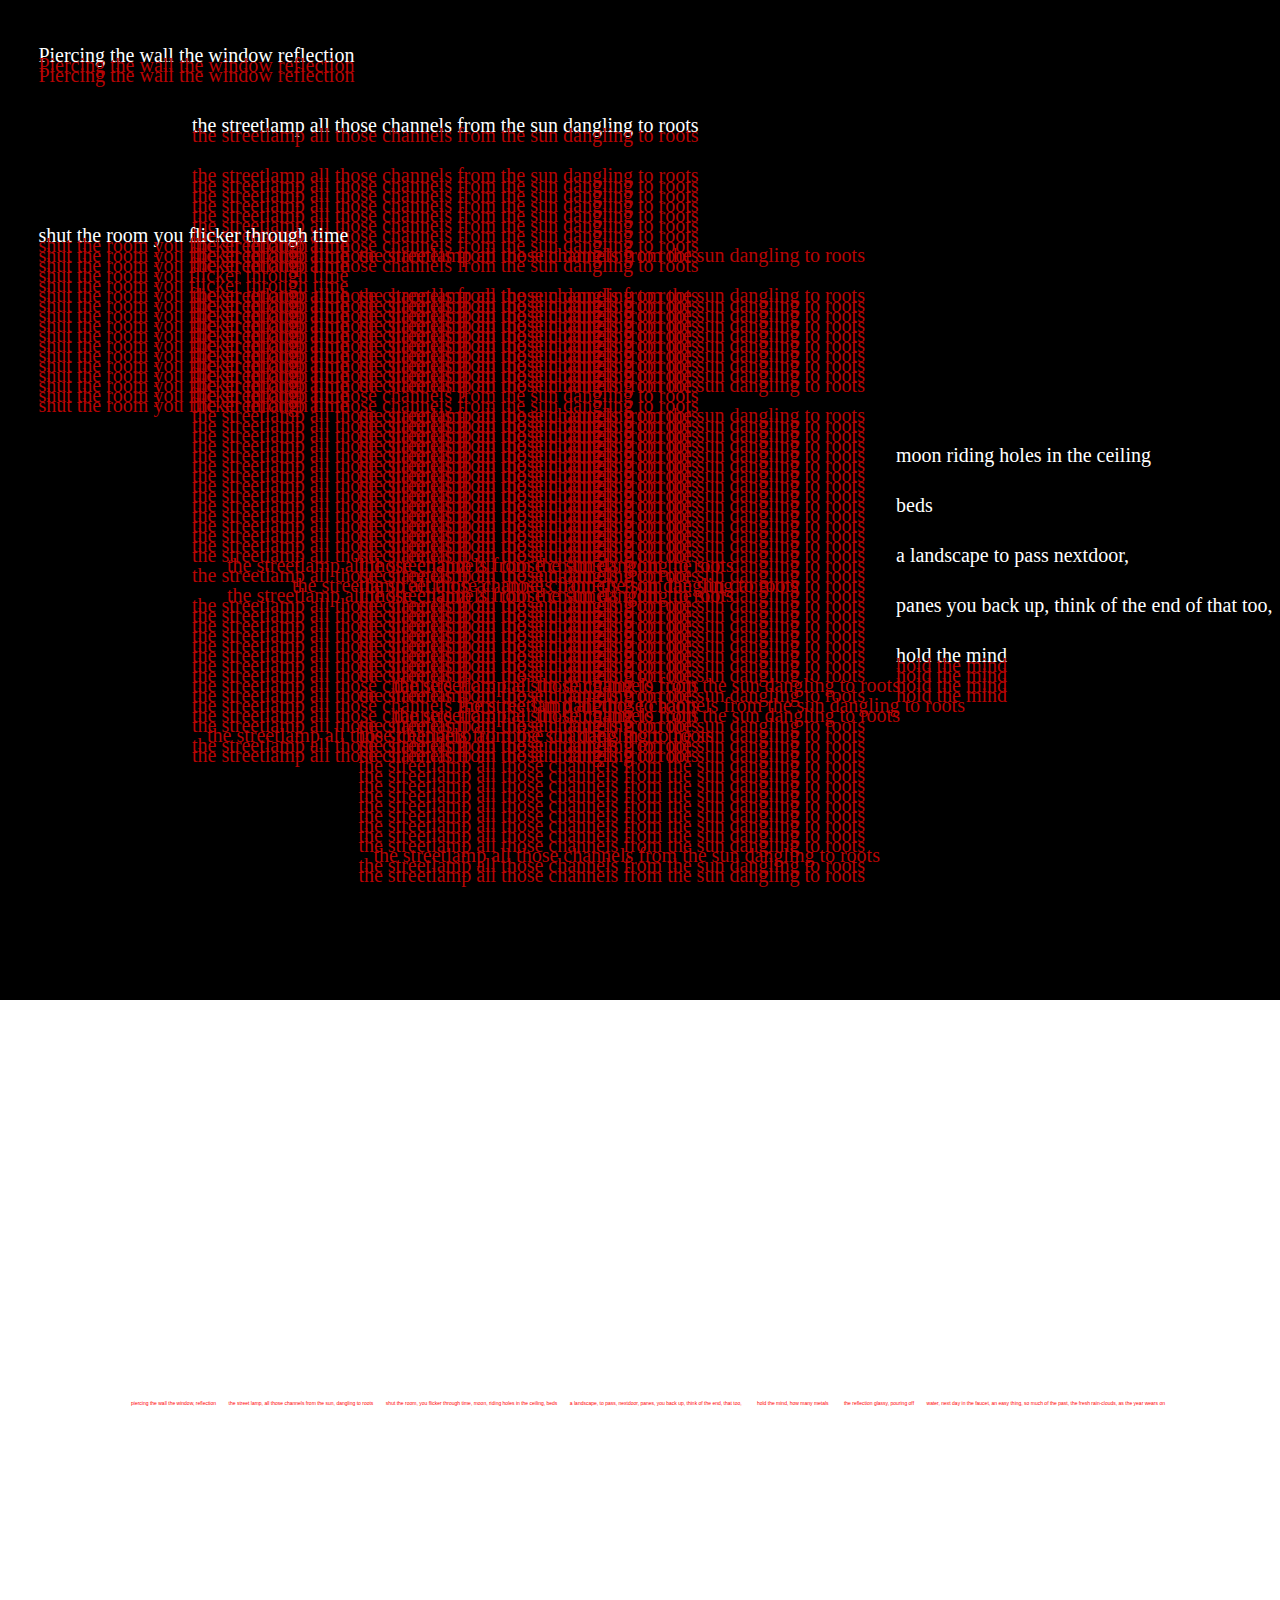
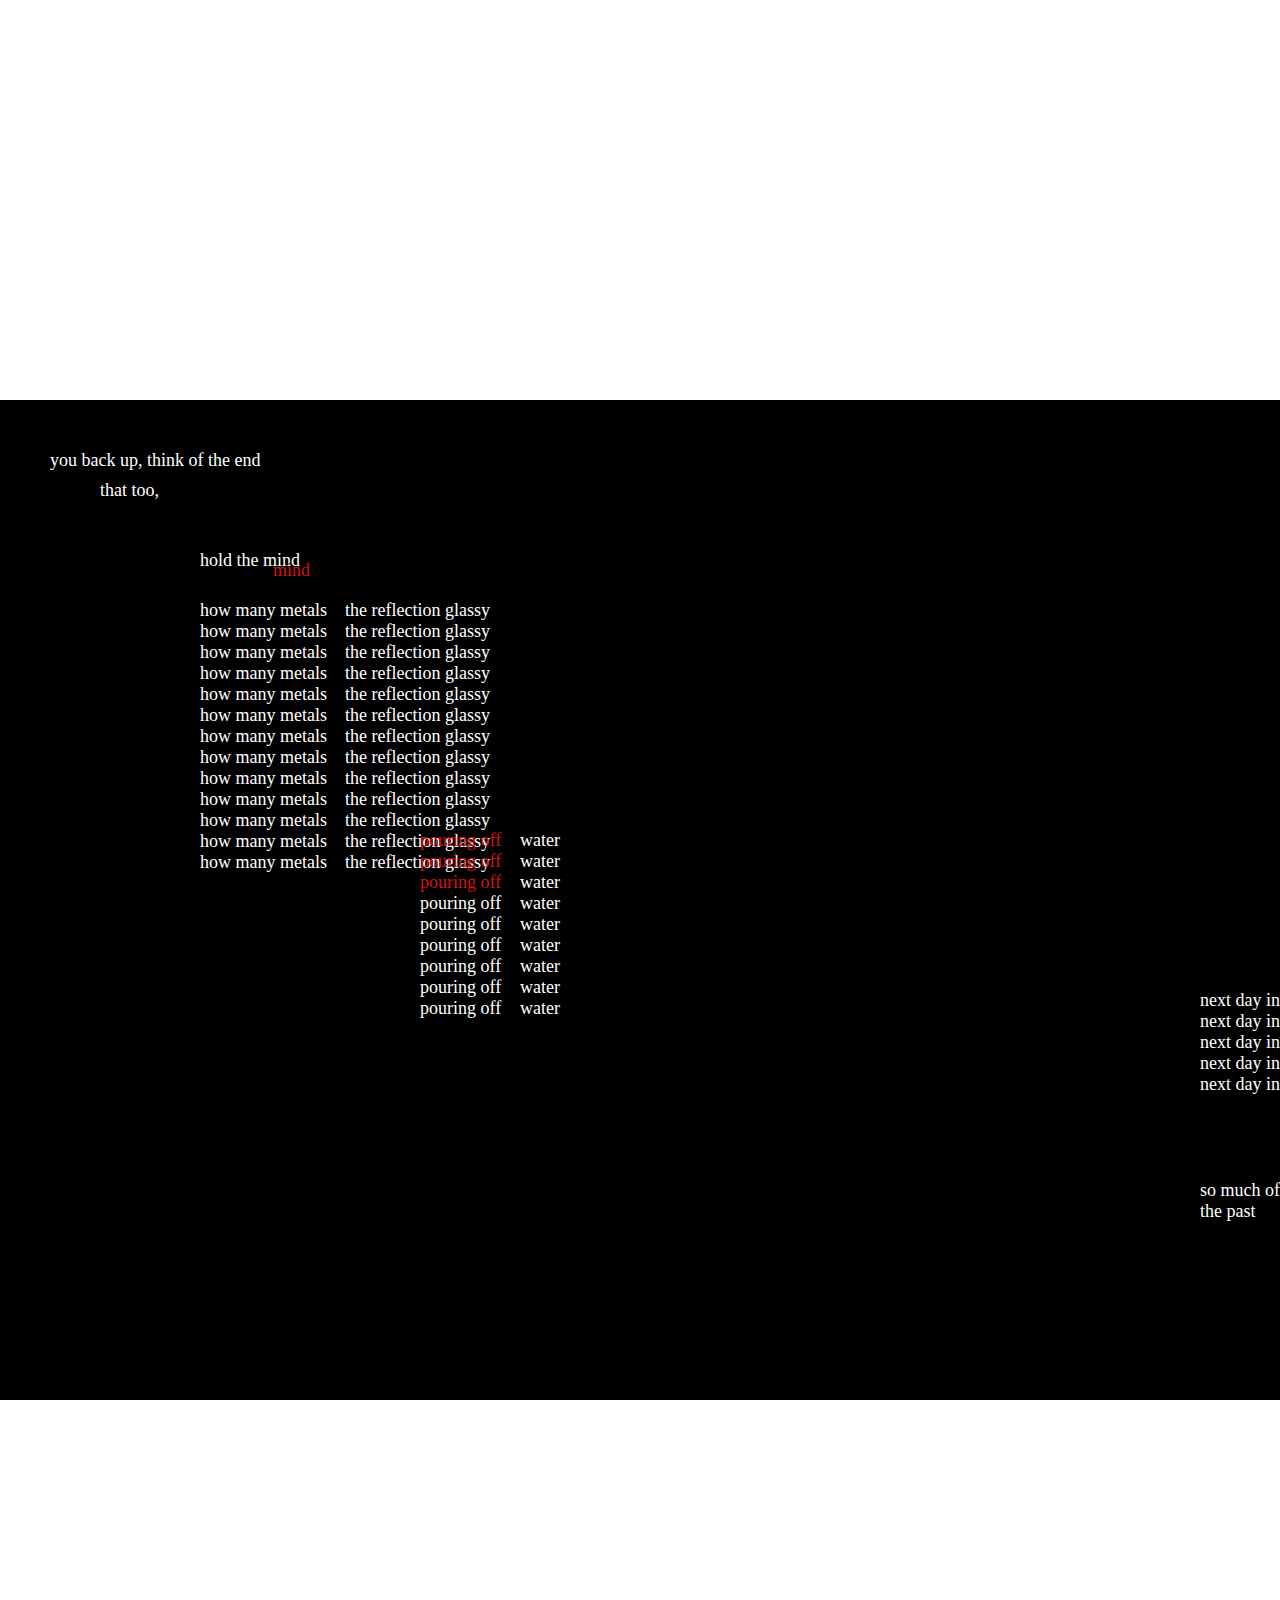
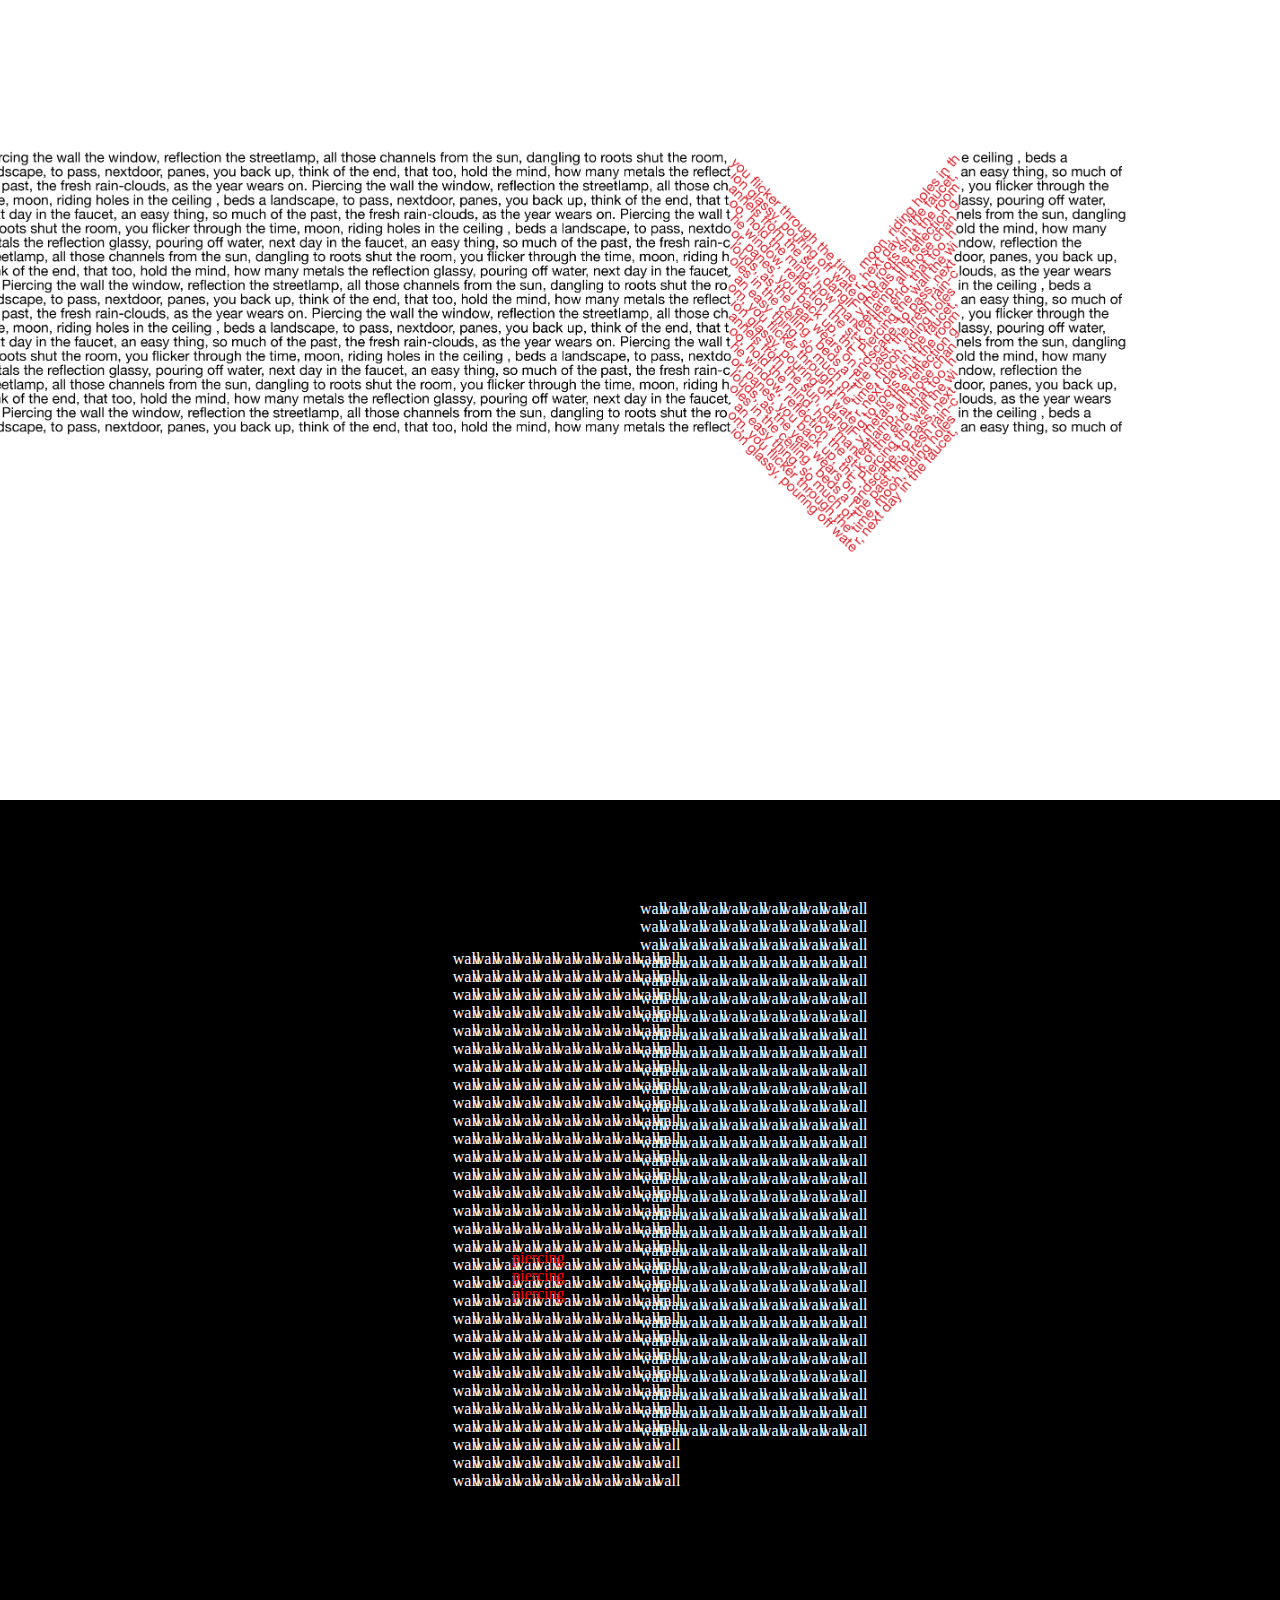
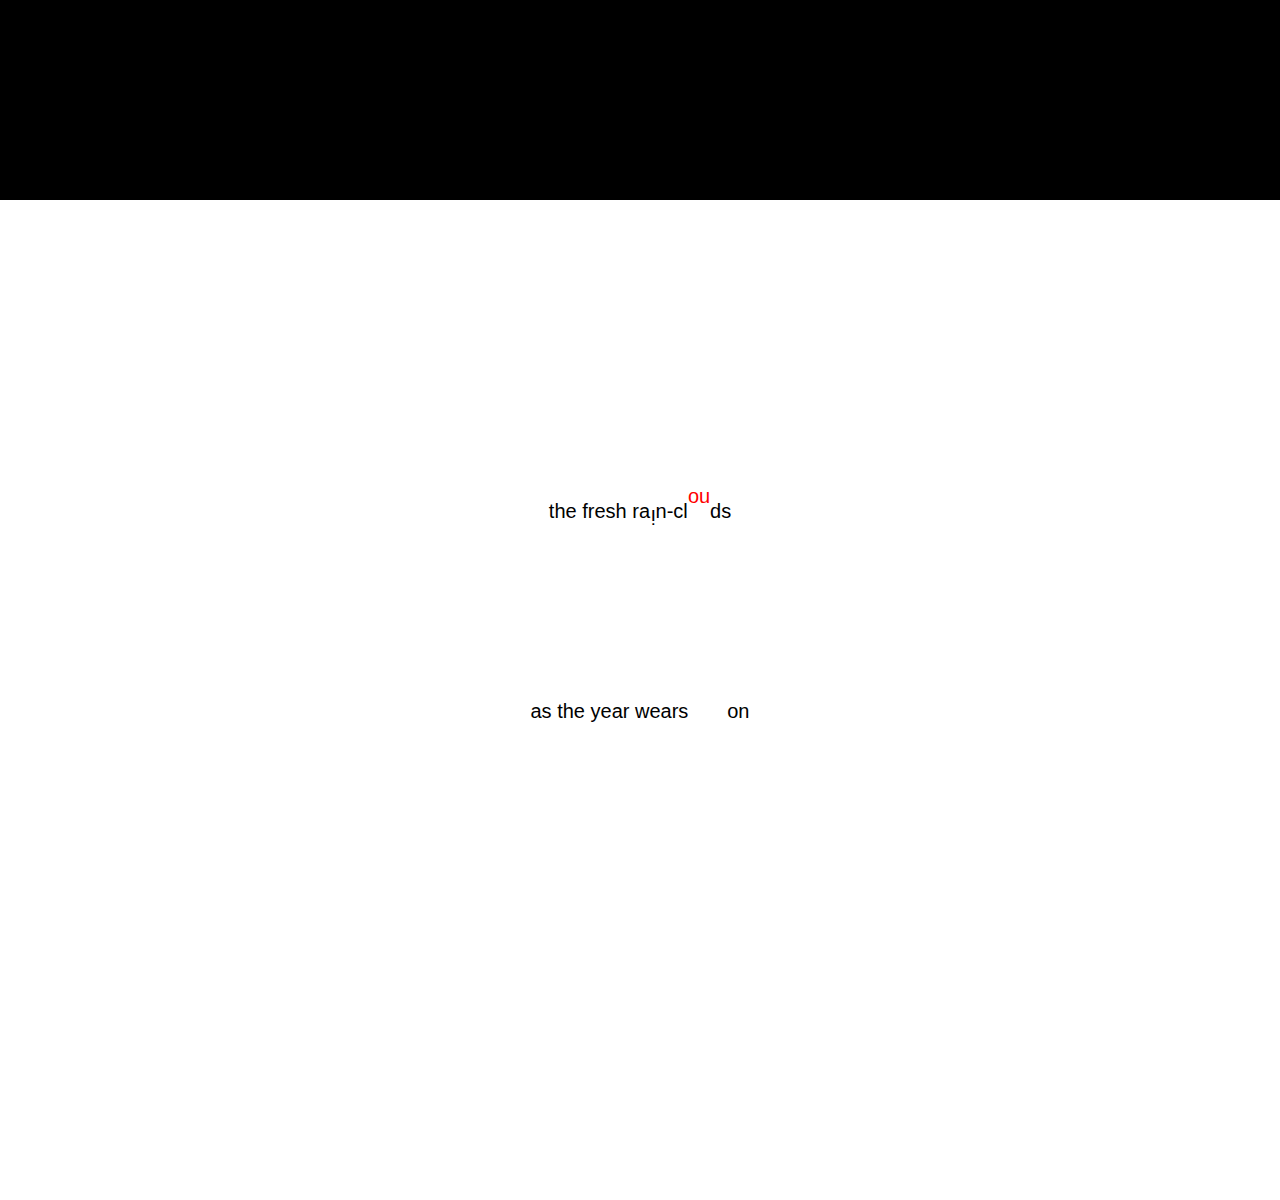
<file: index.html>
<!DOCTYPE html>
<html lang="en" dir="ltr">

<head>
    <meta charset="utf-8">
    <link rel="stylesheet" href="css/index.css">
    <title>TYPESTRACTS</title>
</head>

<body>
    <div class="container1">
        <div class="line1">
            Piercing the wall the window reflection
            <div class="red1">
                Piercing the wall the window reflection <br>
                Piercing the wall the window reflection
            </div>
        </div>

        <div class="line2">
            the streetlamp all those channels from the sun dangling to roots <br>
            <div class="red1">
                the streetlamp all those channels from the sun dangling to roots <br><br><br><br>
                the streetlamp all those channels from the sun dangling to roots <br>
                the streetlamp all those channels from the sun dangling to roots <br>
                the streetlamp all those channels from the sun dangling to roots <br>
                the streetlamp all those channels from the sun dangling to roots <br>
                the streetlamp all those channels from the sun dangling to roots <br>
                the streetlamp all those channels from the sun dangling to roots <br>
                the streetlamp all those channels from the sun dangling to roots <br>
                the streetlamp all those channels from the sun dangling to roots <br>
                the streetlamp all those channels from the sun dangling to roots <br>
                the streetlamp all those channels from the sun dangling to roots <br><br><br>
                the streetlamp all those channels from the sun dangling to roots <br>
                the streetlamp all those channels from the sun dangling to roots <br>
                the streetlamp all those channels from the sun dangling to roots <br>
                the streetlamp all those channels from the sun dangling to roots <br>
                the streetlamp all those channels from the sun dangling to roots <br>
                the streetlamp all those channels from the sun dangling to roots <br>
                the streetlamp all those channels from the sun dangling to roots <br>
                the streetlamp all those channels from the sun dangling to roots <br>
                the streetlamp all those channels from the sun dangling to roots <br>
                the streetlamp all those channels from the sun dangling to roots <br>
                the streetlamp all those channels from the sun dangling to roots <br>
                the streetlamp all those channels from the sun dangling to roots <br>
                the streetlamp all those channels from the sun dangling to roots <br>
                the streetlamp all those channels from the sun dangling to roots <br>
                the streetlamp all those channels from the sun dangling to roots <br>
                the streetlamp all those channels from the sun dangling to roots <br>
                the streetlamp all those channels from the sun dangling to roots <br>
                the streetlamp all those channels from the sun dangling to roots <br>
                the streetlamp all those channels from the sun dangling to roots <br>
                the streetlamp all those channels from the sun dangling to roots <br>
                the streetlamp all those channels from the sun dangling to roots <br>
                the streetlamp all those channels from the sun dangling to roots <br>
                the streetlamp all those channels from the sun dangling to roots <br>
                the streetlamp all those channels from the sun dangling to roots <br>
                the streetlamp all those channels from the sun dangling to roots <br>
                the streetlamp all those channels from the sun dangling to roots <br>
                the streetlamp all those channels from the sun dangling to roots <br>
                &nbsp;&nbsp;&nbsp;&nbsp;&nbsp;&nbsp;&nbsp;the streetlamp all those channels from the sun dangling to roots <br>
                the streetlamp all those channels from the sun dangling to roots <br>
                &nbsp;&nbsp;&nbsp;&nbsp;&nbsp;&nbsp;&nbsp;&nbsp;&nbsp;&nbsp;&nbsp;&nbsp;&nbsp;&nbsp;&nbsp;&nbsp;&nbsp;&nbsp;&nbsp;&nbsp;the streetlamp all those channels from the sun dangling to roots <br>
                &nbsp;&nbsp;&nbsp;&nbsp;&nbsp;&nbsp;&nbsp;the streetlamp all those channels from the sun dangling to roots <br>
                the streetlamp all those channels from the sun dangling to roots <br>
                the streetlamp all those channels from the sun dangling to roots <br>
                the streetlamp all those channels from the sun dangling to roots <br>
                the streetlamp all those channels from the sun dangling to roots <br>
                the streetlamp all those channels from the sun dangling to roots <br>
                the streetlamp all those channels from the sun dangling to roots <br>
                the streetlamp all those channels from the sun dangling to roots <br>
                the streetlamp all those channels from the sun dangling to roots <br>
                the streetlamp all those channels from the sun dangling to roots <br>
                the streetlamp all those channels from the sun dangling to roots <br>
                the streetlamp all those channels from the sun dangling to roots <br>
                the streetlamp all those channels from the sun dangling to roots <br>
                the streetlamp all those channels from the sun dangling to roots <br>
                &nbsp;&nbsp;&nbsp;the streetlamp all those channels from the sun dangling to roots <br>
                the streetlamp all those channels from the sun dangling to roots <br>
                the streetlamp all those channels from the sun dangling to roots <br>

            </div>
        </div>
        <div class="red1" id="back">
            the streetlamp all those channels from the sun dangling to roots <br><br><br><br>
            the streetlamp all those channels from the sun dangling to roots <br>
            the streetlamp all those channels from the sun dangling to roots <br>
            the streetlamp all those channels from the sun dangling to roots <br>
            the streetlamp all those channels from the sun dangling to roots <br>
            the streetlamp all those channels from the sun dangling to roots <br>
            the streetlamp all those channels from the sun dangling to roots <br>
            the streetlamp all those channels from the sun dangling to roots <br>
            the streetlamp all those channels from the sun dangling to roots <br>
            the streetlamp all those channels from the sun dangling to roots <br>
            the streetlamp all those channels from the sun dangling to roots <br><br><br>
            the streetlamp all those channels from the sun dangling to roots <br>
            the streetlamp all those channels from the sun dangling to roots <br>
            the streetlamp all those channels from the sun dangling to roots <br>
            the streetlamp all those channels from the sun dangling to roots <br>
            the streetlamp all those channels from the sun dangling to roots <br>
            the streetlamp all those channels from the sun dangling to roots <br>
            the streetlamp all those channels from the sun dangling to roots <br>
            the streetlamp all those channels from the sun dangling to roots <br>
            the streetlamp all those channels from the sun dangling to roots <br>
            the streetlamp all those channels from the sun dangling to roots <br>
            the streetlamp all those channels from the sun dangling to roots <br>
            the streetlamp all those channels from the sun dangling to roots <br>
            the streetlamp all those channels from the sun dangling to roots <br>
            the streetlamp all those channels from the sun dangling to roots <br>
            the streetlamp all those channels from the sun dangling to roots <br>
            the streetlamp all those channels from the sun dangling to roots <br>
            the streetlamp all those channels from the sun dangling to roots <br>
            the streetlamp all those channels from the sun dangling to roots <br>
            the streetlamp all those channels from the sun dangling to roots <br>
            the streetlamp all those channels from the sun dangling to roots <br>
            the streetlamp all those channels from the sun dangling to roots <br>
            the streetlamp all those channels from the sun dangling to roots <br>
            the streetlamp all those channels from the sun dangling to roots <br>
            the streetlamp all those channels from the sun dangling to roots <br>
            the streetlamp all those channels from the sun dangling to roots <br>
            the streetlamp all those channels from the sun dangling to roots <br>
            the streetlamp all those channels from the sun dangling to roots <br>
            &nbsp;&nbsp;&nbsp;&nbsp;&nbsp;&nbsp;&nbsp;the streetlamp all those channels from the sun dangling to roots <br>
            the streetlamp all those channels from the sun dangling to roots <br>
            &nbsp;&nbsp;&nbsp;&nbsp;&nbsp;&nbsp;&nbsp;&nbsp;&nbsp;&nbsp;&nbsp;&nbsp;&nbsp;&nbsp;&nbsp;&nbsp;&nbsp;&nbsp;&nbsp;&nbsp;the streetlamp all those channels from the sun dangling to roots <br>
            &nbsp;&nbsp;&nbsp;&nbsp;&nbsp;&nbsp;&nbsp;the streetlamp all those channels from the sun dangling to roots <br>
            the streetlamp all those channels from the sun dangling to roots <br>
            the streetlamp all those channels from the sun dangling to roots <br>
            the streetlamp all those channels from the sun dangling to roots <br>
            the streetlamp all those channels from the sun dangling to roots <br>
            the streetlamp all those channels from the sun dangling to roots <br>
            the streetlamp all those channels from the sun dangling to roots <br>
            the streetlamp all those channels from the sun dangling to roots <br>
            the streetlamp all those channels from the sun dangling to roots <br>
            the streetlamp all those channels from the sun dangling to roots <br>
            the streetlamp all those channels from the sun dangling to roots <br>
            the streetlamp all those channels from the sun dangling to roots <br>
            the streetlamp all those channels from the sun dangling to roots <br>
            the streetlamp all those channels from the sun dangling to roots <br>
            &nbsp;&nbsp;&nbsp;the streetlamp all those channels from the sun dangling to roots <br>
            the streetlamp all those channels from the sun dangling to roots <br>
            the streetlamp all those channels from the sun dangling to roots <br>
        </div>

        <div class="line3">
            shut the room you flicker through time <br>
            <div class="red1">
                shut the room you flicker through time <br>
                shut the room you flicker through time <br>
                shut the room you flicker through time <br>
                shut the room you flicker through time <br>
                shut the room you flicker through time <br>
                shut the room you flicker through time <br>
                shut the room you flicker through time <br>
                shut the room you flicker through time <br>
                shut the room you flicker through time <br>
                shut the room you flicker through time <br>
                shut the room you flicker through time <br>
                shut the room you flicker through time <br>
                shut the room you flicker through time <br>
                shut the room you flicker through time <br>
                shut the room you flicker through time <br>
                shut the room you flicker through time <br>
                shut the room you flicker through time <br>
            </div>
        </div>
        <div class="line4">
            moon riding holes in the ceiling
        </div>
        <div class="line5">
            beds
        </div>
        <div class="line6">
            a landscape to pass nextdoor,
        </div>
        <div class="line7">
            panes you back up, think of the end of that too,
        </div>
        <div class="line8">
            hold the mind
            <div class="red1">
                hold the mind <br>
                hold the mind <br>
                hold the mind <br>
                hold the mind
            </div>
        </div>
    </div>


    <div class="container2">
        <div class="poem">
            piercing the wall the window, reflection&nbsp;&nbsp;&nbsp;&nbsp;&nbsp;&nbsp;&nbsp;&nbsp;&nbsp;the street lamp, all those channels from the sun, dangling to roots&nbsp;&nbsp;&nbsp;&nbsp;&nbsp;&nbsp;&nbsp;&nbsp;&nbsp;shut the room,
            you flicker through time, moon, riding holes in the ceiling, beds&nbsp;&nbsp;&nbsp;&nbsp;&nbsp;&nbsp;&nbsp;&nbsp;&nbsp;a landscape, to pass, nextdoor, panes, you back up, think of the end, that too,
            &nbsp;&nbsp;&nbsp;&nbsp;&nbsp;&nbsp;&nbsp;&nbsp;&nbsp; hold the mind, how many metals &nbsp;&nbsp;&nbsp;&nbsp;&nbsp;&nbsp;&nbsp;&nbsp;&nbsp; the reflection glassy, pouring off&nbsp;&nbsp;&nbsp;&nbsp;&nbsp;&nbsp;&nbsp;&nbsp;&nbsp;water,
            next day in the faucet, an easy thing, so much of the past,
            the fresh rain-clouds, as the year wears on
        </div>
    </div>


    <div class="container3">
        <div class="line3a">
            you back up, think of the end
        </div>
        <div class="line3b">
            that too,
        </div>
        <div class="line3c">
            hold the mind
        </div>
        <div class="line3d">
            mind
        </div>
        <div class="line3e">
            how many metals <br> how many metals <br> how many metals <br>
            how many metals <br> how many metals <br> how many metals <br>
            how many metals <br> how many metals <br> how many metals <br>
            how many metals <br> how many metals <br> how many metals <br>
            how many metals
        </div>
        <div class="line3f">
            the reflection glassy <br> the reflection glassy <br> the reflection glassy <br>
            the reflection glassy <br> the reflection glassy <br> the reflection glassy <br>
            the reflection glassy <br> the reflection glassy <br> the reflection glassy <br>
            the reflection glassy <br> the reflection glassy <br> the reflection glassy <br>
            the reflection glassy
        </div>
        <div class="line3g">
            <div class="red3a">
                pouring off <br> pouring off <br> pouring off
            </div>
            pouring off <br> pouring off <br> pouring off <br>
            pouring off <br> pouring off <br> pouring off
        </div>
        <div class="line3h">
            water <br> water <br> water <br> water <br> water <br>
            water <br> water <br> water <br> water <br>
        </div>
        <div class="line3i">
            next day in the faucet, <br> next day in the faucet, <br> next day in the faucet, <br>
            next day in the faucet, <br> next day in the faucet,
        </div>
        <div class="line3j">
            <div class="red3b">
                an easy thing <br> an easy thing <br> an easy thing <br>
                an easy thing <br>
            </div>
            an easy thing
        </div>
        <div class="line3k">
            so much of the past
        </div>

    </div>

    <div class="container4">
        <img src="img/svg.png" alt="">
    </div>

    <div class="container5">

        <div class="section1">
            <div class="box1a">
                wall <br> wall <br> wall <br> wall <br> wall <br>
                wall <br> wall <br> wall <br> wall <br> wall <br>
                wall <br> wall <br> wall <br> wall <br> wall <br>
                wall <br> wall <br> wall <br> wall <br> wall <br>
                wall <br> wall <br> wall <br> wall <br> wall <br>
                wall <br> wall <br> wall <br> wall <br> wall <br>
            </div>
            <div class="box1b">
                wall <br> wall <br> wall <br> wall <br> wall <br>
                wall <br> wall <br> wall <br> wall <br> wall <br>
                wall <br> wall <br> wall <br> wall <br> wall <br>
                wall <br> wall <br> wall <br> wall <br> wall <br>
                wall <br> wall <br> wall <br> wall <br> wall <br>
                wall <br> wall <br> wall <br> wall <br> wall <br>
            </div>
            <div class="box1c">
                wall <br> wall <br> wall <br> wall <br> wall <br>
                wall <br> wall <br> wall <br> wall <br> wall <br>
                wall <br> wall <br> wall <br> wall <br> wall <br>
                wall <br> wall <br> wall <br> wall <br> wall <br>
                wall <br> wall <br> wall <br> wall <br> wall <br>
                wall <br> wall <br> wall <br> wall <br> wall <br>
            </div>
            <div class="box1d">
                wall <br> wall <br> wall <br> wall <br> wall <br>
                wall <br> wall <br> wall <br> wall <br> wall <br>
                wall <br> wall <br> wall <br> wall <br> wall <br>
                wall <br> wall <br> wall <br> wall <br> wall <br>
                wall <br> wall <br> wall <br> wall <br> wall <br>
                wall <br> wall <br> wall <br> wall <br> wall <br>
            </div>
            <div class="box1e">
                wall <br> wall <br> wall <br> wall <br> wall <br>
                wall <br> wall <br> wall <br> wall <br> wall <br>
                wall <br> wall <br> wall <br> wall <br> wall <br>
                wall <br> wall <br> wall <br> wall <br> wall <br>
                wall <br> wall <br> wall <br> wall <br> wall <br>
                wall <br> wall <br> wall <br> wall <br> wall <br>
            </div>
            <div class="box1f">
                wall <br> wall <br> wall <br> wall <br> wall <br>
                wall <br> wall <br> wall <br> wall <br> wall <br>
                wall <br> wall <br> wall <br> wall <br> wall <br>
                wall <br> wall <br> wall <br> wall <br> wall <br>
                wall <br> wall <br> wall <br> wall <br> wall <br>
                wall <br> wall <br> wall <br> wall <br> wall <br>
            </div>
            <div class="box1g">
                wall <br> wall <br> wall <br> wall <br> wall <br>
                wall <br> wall <br> wall <br> wall <br> wall <br>
                wall <br> wall <br> wall <br> wall <br> wall <br>
                wall <br> wall <br> wall <br> wall <br> wall <br>
                wall <br> wall <br> wall <br> wall <br> wall <br>
                wall <br> wall <br> wall <br> wall <br> wall <br>
            </div>
            <div class="box1h">
                wall <br> wall <br> wall <br> wall <br> wall <br>
                wall <br> wall <br> wall <br> wall <br> wall <br>
                wall <br> wall <br> wall <br> wall <br> wall <br>
                wall <br> wall <br> wall <br> wall <br> wall <br>
                wall <br> wall <br> wall <br> wall <br> wall <br>
                wall <br> wall <br> wall <br> wall <br> wall <br>
            </div>
            <div class="box1i">
                wall <br> wall <br> wall <br> wall <br> wall <br>
                wall <br> wall <br> wall <br> wall <br> wall <br>
                wall <br> wall <br> wall <br> wall <br> wall <br>
                wall <br> wall <br> wall <br> wall <br> wall <br>
                wall <br> wall <br> wall <br> wall <br> wall <br>
                wall <br> wall <br> wall <br> wall <br> wall <br>
            </div>
            <div class="box1j">
                wall <br> wall <br> wall <br> wall <br> wall <br>
                wall <br> wall <br> wall <br> wall <br> wall <br>
                wall <br> wall <br> wall <br> wall <br> wall <br>
                wall <br> wall <br> wall <br> wall <br> wall <br>
                wall <br> wall <br> wall <br> wall <br> wall <br>
                wall <br> wall <br> wall <br> wall <br> wall <br>
            </div>
            <div class="box1k">
                wall <br> wall <br> wall <br> wall <br> wall <br>
                wall <br> wall <br> wall <br> wall <br> wall <br>
                wall <br> wall <br> wall <br> wall <br> wall <br>
                wall <br> wall <br> wall <br> wall <br> wall <br>
                wall <br> wall <br> wall <br> wall <br> wall <br>
                wall <br> wall <br> wall <br> wall <br> wall <br>
            </div>
        </div>
        <div class="section2">
            <div class="box2a">
                wall <br> wall <br> wall <br> wall <br> wall <br>
                wall <br> wall <br> wall <br> wall <br> wall <br>
                wall <br> wall <br> wall <br> wall <br> wall <br>
                wall <br> wall <br> wall <br> wall <br> wall <br>
                wall <br> wall <br> wall <br> wall <br> wall <br>
                wall <br> wall <br> wall <br> wall <br> wall <br>
            </div>
            <div class="box2b">
                wall <br> wall <br> wall <br> wall <br> wall <br>
                wall <br> wall <br> wall <br> wall <br> wall <br>
                wall <br> wall <br> wall <br> wall <br> wall <br>
                wall <br> wall <br> wall <br> wall <br> wall <br>
                wall <br> wall <br> wall <br> wall <br> wall <br>
                wall <br> wall <br> wall <br> wall <br> wall <br>
            </div>
            <div class="box2c">
                wall <br> wall <br> wall <br> wall <br> wall <br>
                wall <br> wall <br> wall <br> wall <br> wall <br>
                wall <br> wall <br> wall <br> wall <br> wall <br>
                wall <br> wall <br> wall <br> wall <br> wall <br>
                wall <br> wall <br> wall <br> wall <br> wall <br>
                wall <br> wall <br> wall <br> wall <br> wall <br>
            </div>
            <div class="box2d">
                wall <br> wall <br> wall <br> wall <br> wall <br>
                wall <br> wall <br> wall <br> wall <br> wall <br>
                wall <br> wall <br> wall <br> wall <br> wall <br>
                wall <br> wall <br> wall <br> wall <br> wall <br>
                wall <br> wall <br> wall <br> wall <br> wall <br>
                wall <br> wall <br> wall <br> wall <br> wall <br>
            </div>
            <div class="box2e">
                wall <br> wall <br> wall <br> wall <br> wall <br>
                wall <br> wall <br> wall <br> wall <br> wall <br>
                wall <br> wall <br> wall <br> wall <br> wall <br>
                wall <br> wall <br> wall <br> wall <br> wall <br>
                wall <br> wall <br> wall <br> wall <br> wall <br>
                wall <br> wall <br> wall <br> wall <br> wall <br>
            </div>
            <div class="box2f">
                wall <br> wall <br> wall <br> wall <br> wall <br>
                wall <br> wall <br> wall <br> wall <br> wall <br>
                wall <br> wall <br> wall <br> wall <br> wall <br>
                wall <br> wall <br> wall <br> wall <br> wall <br>
                wall <br> wall <br> wall <br> wall <br> wall <br>
                wall <br> wall <br> wall <br> wall <br> wall <br>
            </div>
            <div class="box2g">
                wall <br> wall <br> wall <br> wall <br> wall <br>
                wall <br> wall <br> wall <br> wall <br> wall <br>
                wall <br> wall <br> wall <br> wall <br> wall <br>
                wall <br> wall <br> wall <br> wall <br> wall <br>
                wall <br> wall <br> wall <br> wall <br> wall <br>
                wall <br> wall <br> wall <br> wall <br> wall <br>
            </div>
            <div class="box2h">
                wall <br> wall <br> wall <br> wall <br> wall <br>
                wall <br> wall <br> wall <br> wall <br> wall <br>
                wall <br> wall <br> wall <br> wall <br> wall <br>
                wall <br> wall <br> wall <br> wall <br> wall <br>
                wall <br> wall <br> wall <br> wall <br> wall <br>
                wall <br> wall <br> wall <br> wall <br> wall <br>
            </div>
            <div class="box2i">
                wall <br> wall <br> wall <br> wall <br> wall <br>
                wall <br> wall <br> wall <br> wall <br> wall <br>
                wall <br> wall <br> wall <br> wall <br> wall <br>
                wall <br> wall <br> wall <br> wall <br> wall <br>
                wall <br> wall <br> wall <br> wall <br> wall <br>
                wall <br> wall <br> wall <br> wall <br> wall <br>
            </div>
            <div class="box2j">
                wall <br> wall <br> wall <br> wall <br> wall <br>
                wall <br> wall <br> wall <br> wall <br> wall <br>
                wall <br> wall <br> wall <br> wall <br> wall <br>
                wall <br> wall <br> wall <br> wall <br> wall <br>
                wall <br> wall <br> wall <br> wall <br> wall <br>
                wall <br> wall <br> wall <br> wall <br> wall <br>
            </div>
            <div class="box2k">
                wall <br> wall <br> wall <br> wall <br> wall <br>
                wall <br> wall <br> wall <br> wall <br> wall <br>
                wall <br> wall <br> wall <br> wall <br> wall <br>
                wall <br> wall <br> wall <br> wall <br> wall <br>
                wall <br> wall <br> wall <br> wall <br> wall <br>
                wall <br> wall <br> wall <br> wall <br> wall <br>
            </div>

        </div>
        <div class="box0">
            piercing <br> piercing <br> piercing
        </div>
    </div>

    <div class="container6">
        <!-- <div class="line6a">
            the fresh ra n-cl&nbsp;&nbsp;&nbsp;&nbsp;ds
        </div>
        <div class="line6b">
            i
        </div> -->
        <div class="again">
            the fresh ra <span id="again2">i</span>n-cl&nbsp;&nbsp;&nbsp; <span id="again">ou</span>ds
        </div>
        <!-- <div class="line6c">
            ou
        </div> -->
        <div class="line6d">
            as the year wears&nbsp;&nbsp;&nbsp;&nbsp;&nbsp;&nbsp;&nbsp;on
        </div>
    </div>
</body>

</html>
</file>
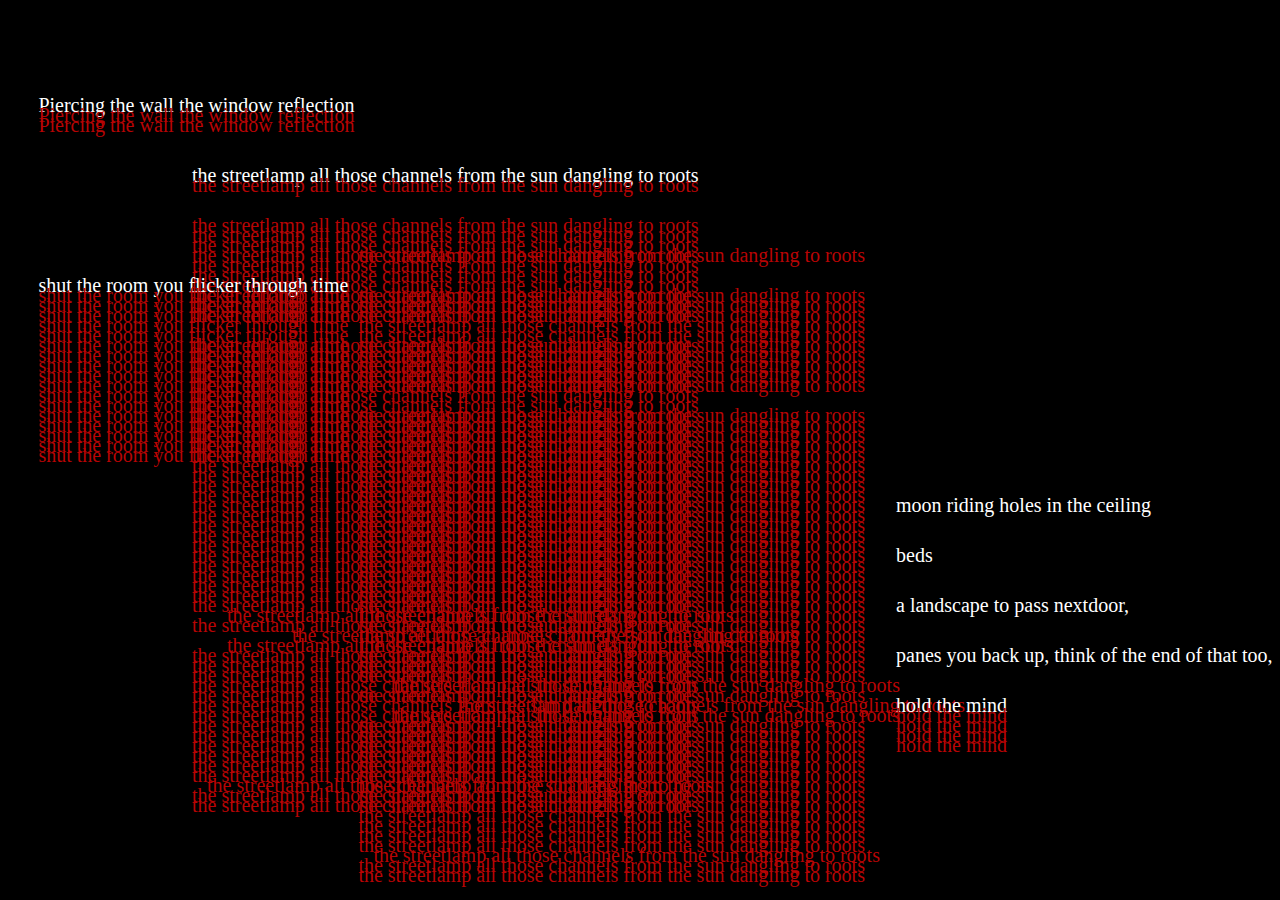
<file: typestract1.html>
<!DOCTYPE html>
<html lang="en" dir="ltr">
    <head>
        <meta charset="utf-8">
        <meta name="viewport" content="width=device-width, initial-scale=1.0">
        <link rel="stylesheet" href="css/typestract1.css">
        <meta http-equiv="X-UA-Compatible" content="ie=edge">
        <title>POEM 1</title>
    </head>
    <body>
        <div class="container">
            <div class="line1">
                Piercing the wall the window reflection
                <div class="red">
                    Piercing the wall the window reflection <br>
                    Piercing the wall the window reflection
                </div>
            </div>

            <div class="line2">
                the streetlamp all those channels from the sun dangling to roots <br>
                <div class="red">
                    the streetlamp all those channels from the sun dangling to roots <br><br><br><br>
                    the streetlamp all those channels from the sun dangling to roots <br>
                    the streetlamp all those channels from the sun dangling to roots <br>
                    the streetlamp all those channels from the sun dangling to roots <br>
                    the streetlamp all those channels from the sun dangling to roots <br>
                    the streetlamp all those channels from the sun dangling to roots <br>
                    the streetlamp all those channels from the sun dangling to roots <br>
                    the streetlamp all those channels from the sun dangling to roots <br>
                    the streetlamp all those channels from the sun dangling to roots <br>
                    the streetlamp all those channels from the sun dangling to roots <br>
                    the streetlamp all those channels from the sun dangling to roots <br><br><br>
                    the streetlamp all those channels from the sun dangling to roots <br>
                    the streetlamp all those channels from the sun dangling to roots <br>
                    the streetlamp all those channels from the sun dangling to roots <br>
                    the streetlamp all those channels from the sun dangling to roots <br>
                    the streetlamp all those channels from the sun dangling to roots <br>
                    the streetlamp all those channels from the sun dangling to roots <br>
                    the streetlamp all those channels from the sun dangling to roots <br>
                    the streetlamp all those channels from the sun dangling to roots <br>
                    the streetlamp all those channels from the sun dangling to roots <br>
                    the streetlamp all those channels from the sun dangling to roots <br>
                    the streetlamp all those channels from the sun dangling to roots <br>
                    the streetlamp all those channels from the sun dangling to roots <br>
                    the streetlamp all those channels from the sun dangling to roots <br>
                    the streetlamp all those channels from the sun dangling to roots <br>
                    the streetlamp all those channels from the sun dangling to roots <br>
                    the streetlamp all those channels from the sun dangling to roots <br>
                    the streetlamp all those channels from the sun dangling to roots <br>
                    the streetlamp all those channels from the sun dangling to roots <br>
                    the streetlamp all those channels from the sun dangling to roots <br>
                    the streetlamp all those channels from the sun dangling to roots <br>
                    the streetlamp all those channels from the sun dangling to roots <br>
                    the streetlamp all those channels from the sun dangling to roots <br>
                    the streetlamp all those channels from the sun dangling to roots <br>
                    the streetlamp all those channels from the sun dangling to roots <br>
                    the streetlamp all those channels from the sun dangling to roots <br>
                    the streetlamp all those channels from the sun dangling to roots <br>
                    the streetlamp all those channels from the sun dangling to roots <br>
                    &nbsp;&nbsp;&nbsp;&nbsp;&nbsp;&nbsp;&nbsp;the streetlamp all those channels from the sun dangling to roots <br>
                    the streetlamp all those channels from the sun dangling to roots <br>
                    &nbsp;&nbsp;&nbsp;&nbsp;&nbsp;&nbsp;&nbsp;&nbsp;&nbsp;&nbsp;&nbsp;&nbsp;&nbsp;&nbsp;&nbsp;&nbsp;&nbsp;&nbsp;&nbsp;&nbsp;the streetlamp all those channels from the sun dangling to roots <br>
                    &nbsp;&nbsp;&nbsp;&nbsp;&nbsp;&nbsp;&nbsp;the streetlamp all those channels from the sun dangling to roots <br>
                    the streetlamp all those channels from the sun dangling to roots <br>
                    the streetlamp all those channels from the sun dangling to roots <br>
                    the streetlamp all those channels from the sun dangling to roots <br>
                    the streetlamp all those channels from the sun dangling to roots <br>
                    the streetlamp all those channels from the sun dangling to roots <br>
                    the streetlamp all those channels from the sun dangling to roots <br>
                    the streetlamp all those channels from the sun dangling to roots <br>
                    the streetlamp all those channels from the sun dangling to roots <br>
                    the streetlamp all those channels from the sun dangling to roots <br>
                    the streetlamp all those channels from the sun dangling to roots <br>
                    the streetlamp all those channels from the sun dangling to roots <br>
                    the streetlamp all those channels from the sun dangling to roots <br>
                    the streetlamp all those channels from the sun dangling to roots <br>
                    &nbsp;&nbsp;&nbsp;the streetlamp all those channels from the sun dangling to roots <br>
                    the streetlamp all those channels from the sun dangling to roots <br>
                    the streetlamp all those channels from the sun dangling to roots <br>

                </div>
            </div>
            <div class="red" id="back">
                the streetlamp all those channels from the sun dangling to roots <br><br><br><br>
                the streetlamp all those channels from the sun dangling to roots <br>
                the streetlamp all those channels from the sun dangling to roots <br>
                the streetlamp all those channels from the sun dangling to roots <br>
                the streetlamp all those channels from the sun dangling to roots <br>
                the streetlamp all those channels from the sun dangling to roots <br>
                the streetlamp all those channels from the sun dangling to roots <br>
                the streetlamp all those channels from the sun dangling to roots <br>
                the streetlamp all those channels from the sun dangling to roots <br>
                the streetlamp all those channels from the sun dangling to roots <br>
                the streetlamp all those channels from the sun dangling to roots <br><br><br>
                the streetlamp all those channels from the sun dangling to roots <br>
                the streetlamp all those channels from the sun dangling to roots <br>
                the streetlamp all those channels from the sun dangling to roots <br>
                the streetlamp all those channels from the sun dangling to roots <br>
                the streetlamp all those channels from the sun dangling to roots <br>
                the streetlamp all those channels from the sun dangling to roots <br>
                the streetlamp all those channels from the sun dangling to roots <br>
                the streetlamp all those channels from the sun dangling to roots <br>
                the streetlamp all those channels from the sun dangling to roots <br>
                the streetlamp all those channels from the sun dangling to roots <br>
                the streetlamp all those channels from the sun dangling to roots <br>
                the streetlamp all those channels from the sun dangling to roots <br>
                the streetlamp all those channels from the sun dangling to roots <br>
                the streetlamp all those channels from the sun dangling to roots <br>
                the streetlamp all those channels from the sun dangling to roots <br>
                the streetlamp all those channels from the sun dangling to roots <br>
                the streetlamp all those channels from the sun dangling to roots <br>
                the streetlamp all those channels from the sun dangling to roots <br>
                the streetlamp all those channels from the sun dangling to roots <br>
                the streetlamp all those channels from the sun dangling to roots <br>
                the streetlamp all those channels from the sun dangling to roots <br>
                the streetlamp all those channels from the sun dangling to roots <br>
                the streetlamp all those channels from the sun dangling to roots <br>
                the streetlamp all those channels from the sun dangling to roots <br>
                the streetlamp all those channels from the sun dangling to roots <br>
                the streetlamp all those channels from the sun dangling to roots <br>
                the streetlamp all those channels from the sun dangling to roots <br>
                &nbsp;&nbsp;&nbsp;&nbsp;&nbsp;&nbsp;&nbsp;the streetlamp all those channels from the sun dangling to roots <br>
                the streetlamp all those channels from the sun dangling to roots <br>
                &nbsp;&nbsp;&nbsp;&nbsp;&nbsp;&nbsp;&nbsp;&nbsp;&nbsp;&nbsp;&nbsp;&nbsp;&nbsp;&nbsp;&nbsp;&nbsp;&nbsp;&nbsp;&nbsp;&nbsp;the streetlamp all those channels from the sun dangling to roots <br>
                &nbsp;&nbsp;&nbsp;&nbsp;&nbsp;&nbsp;&nbsp;the streetlamp all those channels from the sun dangling to roots <br>
                the streetlamp all those channels from the sun dangling to roots <br>
                the streetlamp all those channels from the sun dangling to roots <br>
                the streetlamp all those channels from the sun dangling to roots <br>
                the streetlamp all those channels from the sun dangling to roots <br>
                the streetlamp all those channels from the sun dangling to roots <br>
                the streetlamp all those channels from the sun dangling to roots <br>
                the streetlamp all those channels from the sun dangling to roots <br>
                the streetlamp all those channels from the sun dangling to roots <br>
                the streetlamp all those channels from the sun dangling to roots <br>
                the streetlamp all those channels from the sun dangling to roots <br>
                the streetlamp all those channels from the sun dangling to roots <br>
                the streetlamp all those channels from the sun dangling to roots <br>
                the streetlamp all those channels from the sun dangling to roots <br>
                &nbsp;&nbsp;&nbsp;the streetlamp all those channels from the sun dangling to roots <br>
                the streetlamp all those channels from the sun dangling to roots <br>
                the streetlamp all those channels from the sun dangling to roots <br>
            </div>

            <div class="line3">
                shut the room you flicker through time <br>
                <div class="red">
                    shut the room you flicker through time <br>
                    shut the room you flicker through time <br>
                    shut the room you flicker through time <br>
                    shut the room you flicker through time <br>
                    shut the room you flicker through time <br>
                    shut the room you flicker through time <br>
                    shut the room you flicker through time <br>
                    shut the room you flicker through time <br>
                    shut the room you flicker through time <br>
                    shut the room you flicker through time <br>
                    shut the room you flicker through time <br>
                    shut the room you flicker through time <br>
                    shut the room you flicker through time <br>
                    shut the room you flicker through time <br>
                    shut the room you flicker through time <br>
                    shut the room you flicker through time <br>
                    shut the room you flicker through time <br>
                </div>
            </div>
            <div class="line4">
                moon riding holes in the ceiling
            </div>
            <div class="line5">
                beds
            </div>
            <div class="line6">
                a landscape to pass nextdoor,
            </div>
            <div class="line7">
                panes you back up, think of the end of that too,
            </div>
            <div class="line8">
                hold the mind
                <div class="red">
                    hold the mind <br>
                    hold the mind <br>
                    hold the mind <br>
                    hold the mind
                </div>
            </div>

        </div>
    </body>
</html>
</file>
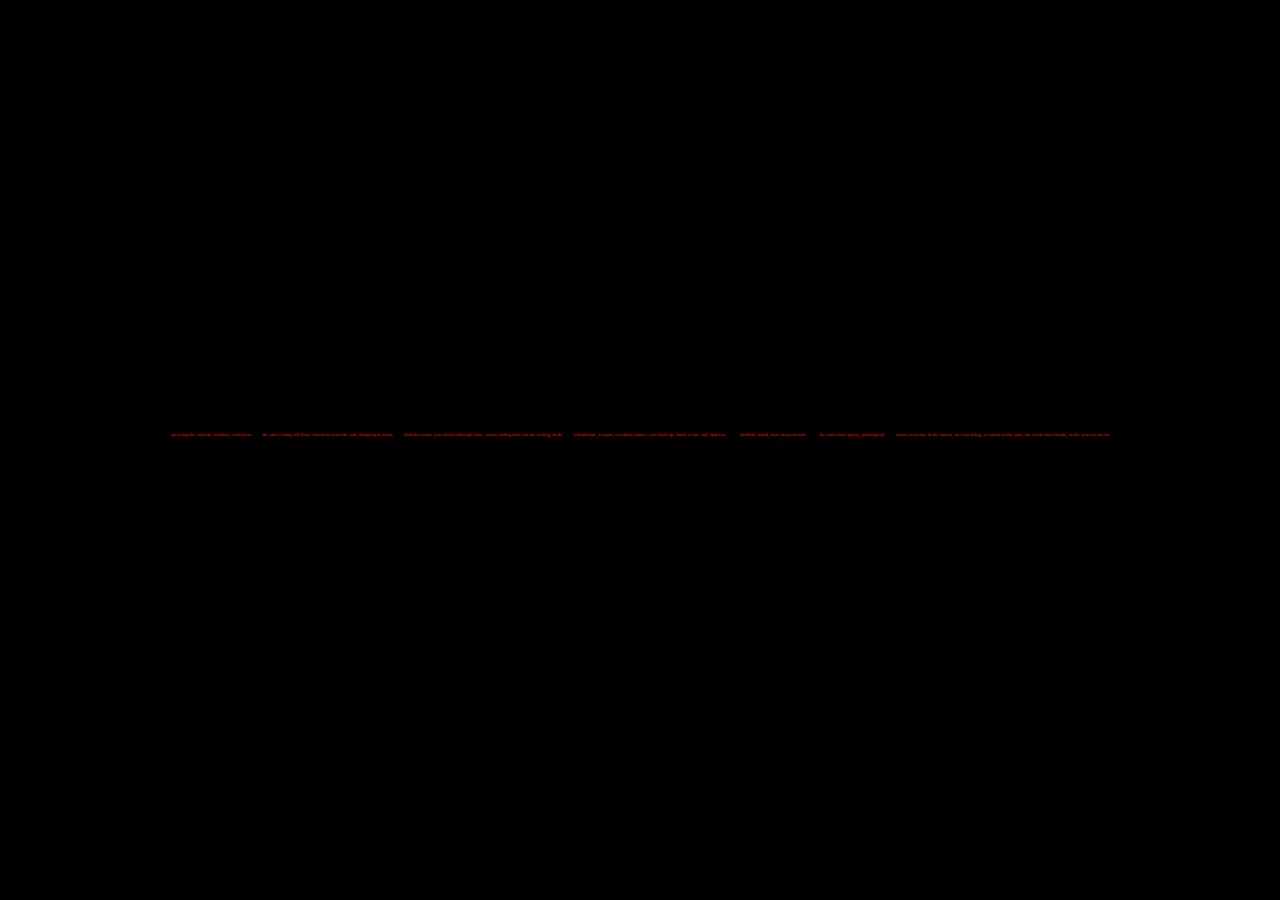
<file: typestract2.html>
<!DOCTYPE html>
<html lang="en" dir="ltr">
    <head>
        <meta charset="utf-8">
        <meta name="viewport" content="width=device-width, initial-scale=1.0">
        <link rel="stylesheet" href="css/typestract2.css">
        <meta http-equiv="X-UA-Compatible" content="ie=edge">
        <title>POEM 2</title>
    </head>
    <body>
        <div class="container">
            <div class="poem">
                piercing the wall the window, reflection&nbsp;&nbsp;&nbsp;&nbsp;&nbsp;&nbsp;&nbsp;&nbsp;&nbsp;the street lamp, all those channels from the sun, dangling to roots&nbsp;&nbsp;&nbsp;&nbsp;&nbsp;&nbsp;&nbsp;&nbsp;&nbsp;shut the room,
                you flicker through time, moon, riding holes in the ceiling, beds&nbsp;&nbsp;&nbsp;&nbsp;&nbsp;&nbsp;&nbsp;&nbsp;&nbsp;a landscape, to pass, nextdoor, panes, you back up, think of the end, that too,
                &nbsp;&nbsp;&nbsp;&nbsp;&nbsp;&nbsp;&nbsp;&nbsp;&nbsp; hold the mind, how many metals &nbsp;&nbsp;&nbsp;&nbsp;&nbsp;&nbsp;&nbsp;&nbsp;&nbsp; the reflection glassy, pouring off&nbsp;&nbsp;&nbsp;&nbsp;&nbsp;&nbsp;&nbsp;&nbsp;&nbsp;water, next day in the faucet, an easy thing, so much of the past,
                the fresh rain-clouds, as the year wears on
            </div>
            <!-- <div class="line1">
                Piercing the wall the window
            </div>
            <div class="line2">
                reflection the streetlamp
            </div>
            <div class="line3">
                all those channels from the sun
            </div>
            <div class="line4">
                dangling to roots shut the room
            </div>
            <div class="line5">
                you flicker through time
            </div>
            <div class="line6">
                moon
            </div>
            <div class="line7">
                riding holes in the ceiling
            </div>
            <div class="line8">
                beds a landscape
            </div>
            <div class="line9">
                to pass
            </div>
            <div class="line10">
                nextdoor, panes
            </div>
            <div class="line11">
                you back up, think of the end
            </div>
            <div class="line12">
                of that too, hold the mind
            </div>
            <div class="line13">
                how many metals	 the reflection glassy
            </div>
            <div class="line14">
                pouring off water
            </div>
            <div class="line15">
                next day in the facuet,
            </div>
            <div class="line16">
                an easy thing
            </div>
            <div class="line17">
                so much of the past
            </div>
            <div class="line18">
                the fresh rain-clouds
            </div>
            <div class="line19">
                as the year wears on
            </div> -->
        </div>
    </body>
</html>
</file>
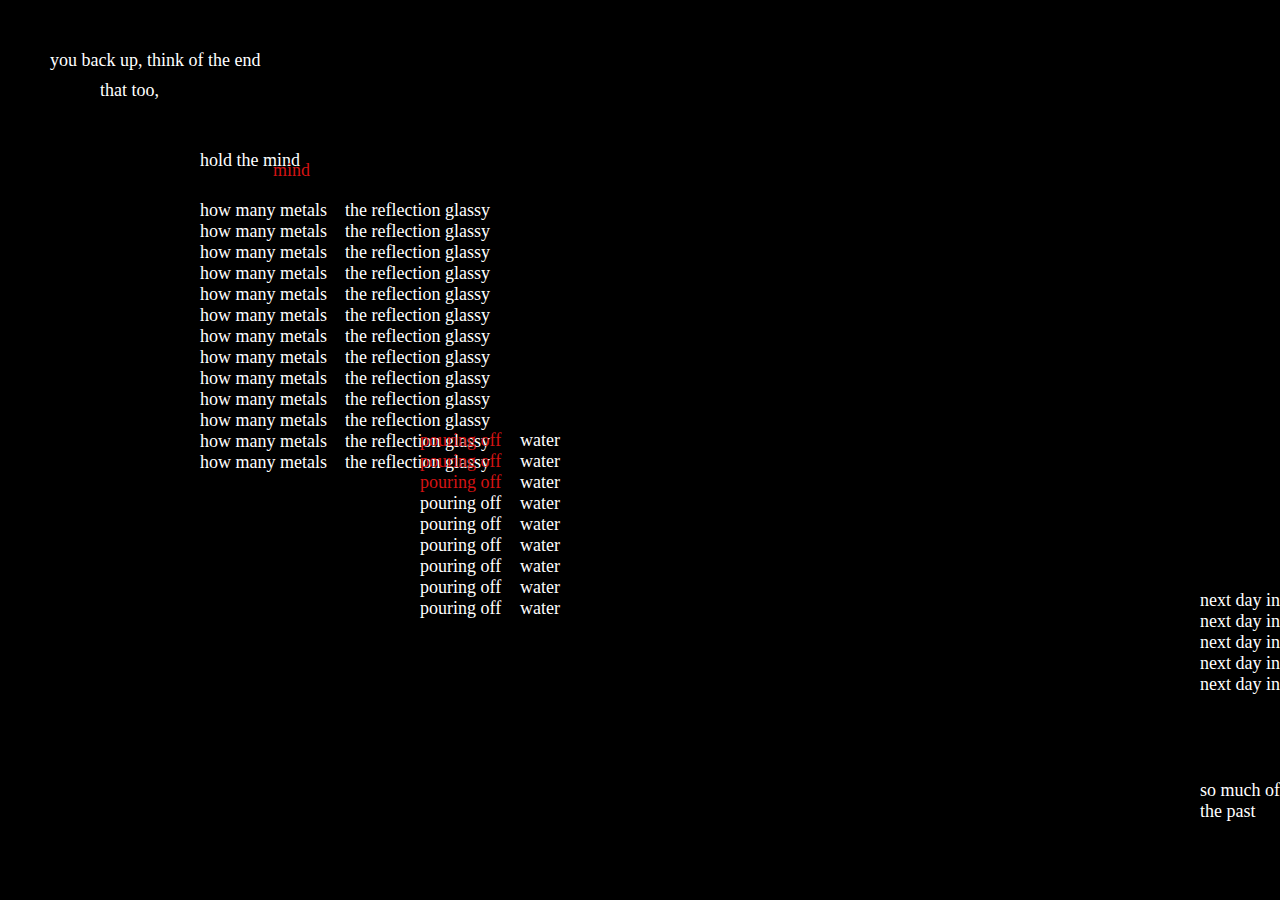
<file: typestract3.html>
<!DOCTYPE html>
<html lang="en" dir="ltr">
    <head>
        <meta charset="utf-8">
        <meta name="viewport" content="width=device-width, initial-scale=1.0">
        <link rel="stylesheet" href="css/typestract3.css">
        <meta http-equiv="X-UA-Compatible" content="ie=edge">
        <title>POEM 3</title>
    </head>
    <body>
        <div class="container">
            <div class="line1">
                you back up, think of the end
            </div>
            <div class="line2">
                that too,
            </div>
            <div class="line3">
                hold the mind
            </div>
            <div class="line4">
                mind
            </div>
            <div class="line5">
                how many metals <br> how many metals <br> how many metals <br>
                how many metals <br> how many metals <br> how many metals <br>
                how many metals <br> how many metals <br> how many metals <br>
                how many metals <br> how many metals <br> how many metals <br>
                how many metals
            </div>
            <div class="line6">
                the reflection glassy <br> the reflection glassy <br> the reflection glassy <br>
                the reflection glassy <br> the reflection glassy <br> the reflection glassy <br>
                the reflection glassy <br> the reflection glassy <br> the reflection glassy <br>
                the reflection glassy <br> the reflection glassy <br> the reflection glassy <br>
                the reflection glassy
            </div>
            <div class="line7">
                <div class="red1">
                    pouring off <br> pouring off <br> pouring off
                </div>
                pouring off <br> pouring off <br> pouring off <br>
                pouring off <br> pouring off <br> pouring off
            </div>
            <div class="line8">
                water <br> water <br> water <br> water <br> water <br>
                water <br> water <br> water <br> water <br>
            </div>
            <div class="line9">
                next day in the faucet, <br> next day in the faucet, <br> next day in the faucet, <br>
                next day in the faucet, <br> next day in the faucet,
            </div>
            <div class="line10">
                <div class="red2">
                    an easy thing <br> an easy thing <br> an easy thing <br>
                    an easy thing <br>
                </div>
                an easy thing
            </div>
            <div class="line11">
                so much of the past
            </div>
        </div>
    </body>
</html>
</file>
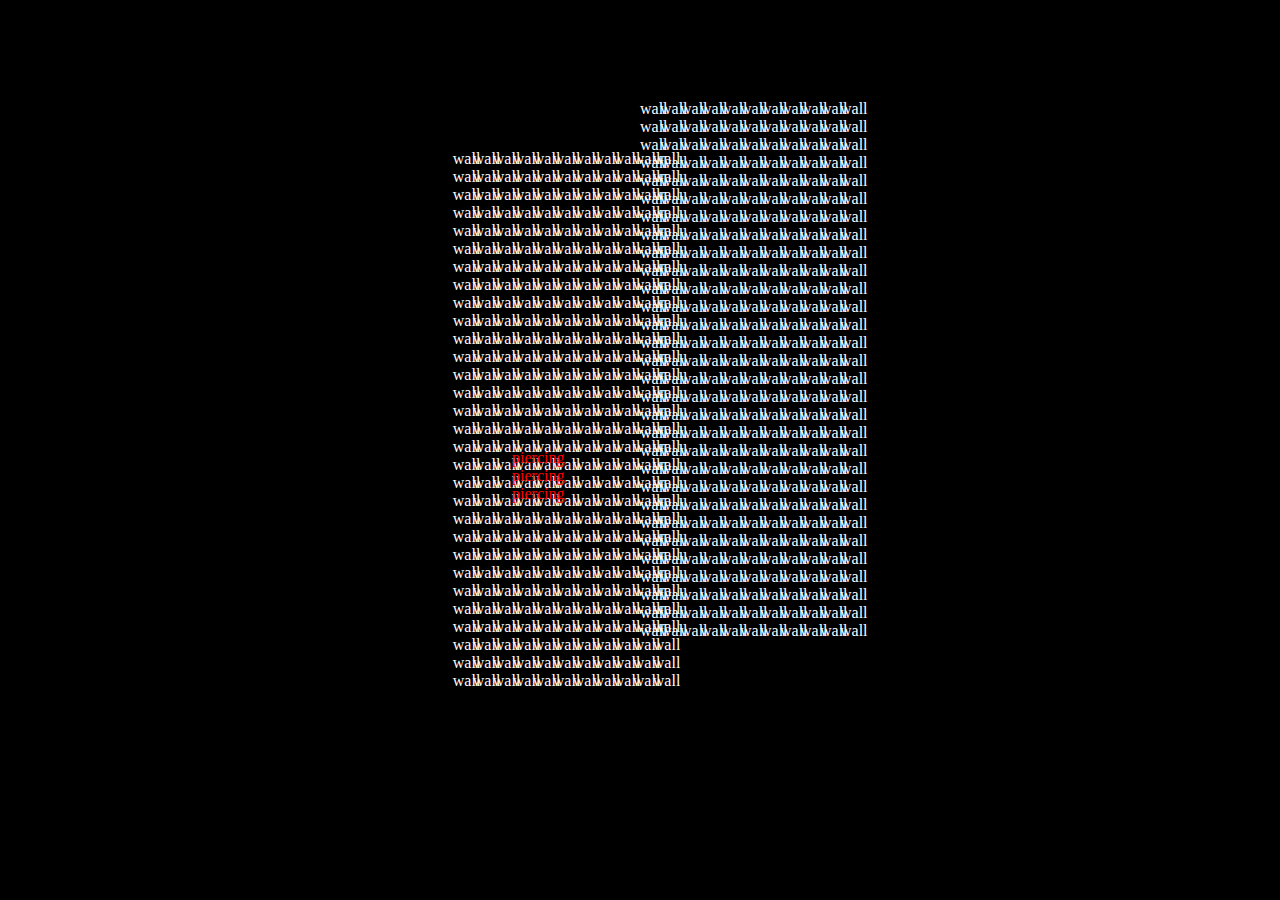
<file: typestract4.html>
<!DOCTYPE html>
<html lang="en" dir="ltr">
    <head>
        <meta charset="utf-8">
        <link rel="stylesheet" href="css/typestract4.css">
        <meta name="viewport" content="width=device-width, initial-scale=1.0">
        <meta http-equiv="X-UA-Compatible" content="ie=edge">
        <title>POEM 4</title>
    </head>
    <body>
        <div class="container">

            <div class="section1">
                <div class="box1a">
                    wall <br> wall <br> wall <br> wall <br> wall <br>
                    wall <br> wall <br> wall <br> wall <br> wall <br>
                    wall <br> wall <br> wall <br> wall <br> wall <br>
                    wall <br> wall <br> wall <br> wall <br> wall <br>
                    wall <br> wall <br> wall <br> wall <br> wall <br>
                    wall <br> wall <br> wall <br> wall <br> wall <br>
                </div>
                <div class="box1b">
                    wall <br> wall <br> wall <br> wall <br> wall <br>
                    wall <br> wall <br> wall <br> wall <br> wall <br>
                    wall <br> wall <br> wall <br> wall <br> wall <br>
                    wall <br> wall <br> wall <br> wall <br> wall <br>
                    wall <br> wall <br> wall <br> wall <br> wall <br>
                    wall <br> wall <br> wall <br> wall <br> wall <br>
                </div>
                <div class="box1c">
                    wall <br> wall <br> wall <br> wall <br> wall <br>
                    wall <br> wall <br> wall <br> wall <br> wall <br>
                    wall <br> wall <br> wall <br> wall <br> wall <br>
                    wall <br> wall <br> wall <br> wall <br> wall <br>
                    wall <br> wall <br> wall <br> wall <br> wall <br>
                    wall <br> wall <br> wall <br> wall <br> wall <br>
                </div>
                <div class="box1d">
                    wall <br> wall <br> wall <br> wall <br> wall <br>
                    wall <br> wall <br> wall <br> wall <br> wall <br>
                    wall <br> wall <br> wall <br> wall <br> wall <br>
                    wall <br> wall <br> wall <br> wall <br> wall <br>
                    wall <br> wall <br> wall <br> wall <br> wall <br>
                    wall <br> wall <br> wall <br> wall <br> wall <br>
                </div>
                <div class="box1e">
                    wall <br> wall <br> wall <br> wall <br> wall <br>
                    wall <br> wall <br> wall <br> wall <br> wall <br>
                    wall <br> wall <br> wall <br> wall <br> wall <br>
                    wall <br> wall <br> wall <br> wall <br> wall <br>
                    wall <br> wall <br> wall <br> wall <br> wall <br>
                    wall <br> wall <br> wall <br> wall <br> wall <br>
                </div>
                <div class="box1f">
                    wall <br> wall <br> wall <br> wall <br> wall <br>
                    wall <br> wall <br> wall <br> wall <br> wall <br>
                    wall <br> wall <br> wall <br> wall <br> wall <br>
                    wall <br> wall <br> wall <br> wall <br> wall <br>
                    wall <br> wall <br> wall <br> wall <br> wall <br>
                    wall <br> wall <br> wall <br> wall <br> wall <br>
                </div>
                <div class="box1g">
                    wall <br> wall <br> wall <br> wall <br> wall <br>
                    wall <br> wall <br> wall <br> wall <br> wall <br>
                    wall <br> wall <br> wall <br> wall <br> wall <br>
                    wall <br> wall <br> wall <br> wall <br> wall <br>
                    wall <br> wall <br> wall <br> wall <br> wall <br>
                    wall <br> wall <br> wall <br> wall <br> wall <br>
                </div>
                <div class="box1h">
                    wall <br> wall <br> wall <br> wall <br> wall <br>
                    wall <br> wall <br> wall <br> wall <br> wall <br>
                    wall <br> wall <br> wall <br> wall <br> wall <br>
                    wall <br> wall <br> wall <br> wall <br> wall <br>
                    wall <br> wall <br> wall <br> wall <br> wall <br>
                    wall <br> wall <br> wall <br> wall <br> wall <br>
                </div>
                <div class="box1i">
                    wall <br> wall <br> wall <br> wall <br> wall <br>
                    wall <br> wall <br> wall <br> wall <br> wall <br>
                    wall <br> wall <br> wall <br> wall <br> wall <br>
                    wall <br> wall <br> wall <br> wall <br> wall <br>
                    wall <br> wall <br> wall <br> wall <br> wall <br>
                    wall <br> wall <br> wall <br> wall <br> wall <br>
                </div>
                <div class="box1j">
                    wall <br> wall <br> wall <br> wall <br> wall <br>
                    wall <br> wall <br> wall <br> wall <br> wall <br>
                    wall <br> wall <br> wall <br> wall <br> wall <br>
                    wall <br> wall <br> wall <br> wall <br> wall <br>
                    wall <br> wall <br> wall <br> wall <br> wall <br>
                    wall <br> wall <br> wall <br> wall <br> wall <br>
                </div>
                <div class="box1k">
                    wall <br> wall <br> wall <br> wall <br> wall <br>
                    wall <br> wall <br> wall <br> wall <br> wall <br>
                    wall <br> wall <br> wall <br> wall <br> wall <br>
                    wall <br> wall <br> wall <br> wall <br> wall <br>
                    wall <br> wall <br> wall <br> wall <br> wall <br>
                    wall <br> wall <br> wall <br> wall <br> wall <br>
                </div>
            </div>
            <div class="section2">
                <div class="box2a">
                    wall <br> wall <br> wall <br> wall <br> wall <br>
                    wall <br> wall <br> wall <br> wall <br> wall <br>
                    wall <br> wall <br> wall <br> wall <br> wall <br>
                    wall <br> wall <br> wall <br> wall <br> wall <br>
                    wall <br> wall <br> wall <br> wall <br> wall <br>
                    wall <br> wall <br> wall <br> wall <br> wall <br>
                </div>
                <div class="box2b">
                    wall <br> wall <br> wall <br> wall <br> wall <br>
                    wall <br> wall <br> wall <br> wall <br> wall <br>
                    wall <br> wall <br> wall <br> wall <br> wall <br>
                    wall <br> wall <br> wall <br> wall <br> wall <br>
                    wall <br> wall <br> wall <br> wall <br> wall <br>
                    wall <br> wall <br> wall <br> wall <br> wall <br>
                </div>
                <div class="box2c">
                    wall <br> wall <br> wall <br> wall <br> wall <br>
                    wall <br> wall <br> wall <br> wall <br> wall <br>
                    wall <br> wall <br> wall <br> wall <br> wall <br>
                    wall <br> wall <br> wall <br> wall <br> wall <br>
                    wall <br> wall <br> wall <br> wall <br> wall <br>
                    wall <br> wall <br> wall <br> wall <br> wall <br>
                </div>
                <div class="box2d">
                    wall <br> wall <br> wall <br> wall <br> wall <br>
                    wall <br> wall <br> wall <br> wall <br> wall <br>
                    wall <br> wall <br> wall <br> wall <br> wall <br>
                    wall <br> wall <br> wall <br> wall <br> wall <br>
                    wall <br> wall <br> wall <br> wall <br> wall <br>
                    wall <br> wall <br> wall <br> wall <br> wall <br>
                </div>
                <div class="box2e">
                    wall <br> wall <br> wall <br> wall <br> wall <br>
                    wall <br> wall <br> wall <br> wall <br> wall <br>
                    wall <br> wall <br> wall <br> wall <br> wall <br>
                    wall <br> wall <br> wall <br> wall <br> wall <br>
                    wall <br> wall <br> wall <br> wall <br> wall <br>
                    wall <br> wall <br> wall <br> wall <br> wall <br>
                </div>
                <div class="box2f">
                    wall <br> wall <br> wall <br> wall <br> wall <br>
                    wall <br> wall <br> wall <br> wall <br> wall <br>
                    wall <br> wall <br> wall <br> wall <br> wall <br>
                    wall <br> wall <br> wall <br> wall <br> wall <br>
                    wall <br> wall <br> wall <br> wall <br> wall <br>
                    wall <br> wall <br> wall <br> wall <br> wall <br>
                </div>
                <div class="box2g">
                    wall <br> wall <br> wall <br> wall <br> wall <br>
                    wall <br> wall <br> wall <br> wall <br> wall <br>
                    wall <br> wall <br> wall <br> wall <br> wall <br>
                    wall <br> wall <br> wall <br> wall <br> wall <br>
                    wall <br> wall <br> wall <br> wall <br> wall <br>
                    wall <br> wall <br> wall <br> wall <br> wall <br>
                </div>
                <div class="box2h">
                    wall <br> wall <br> wall <br> wall <br> wall <br>
                    wall <br> wall <br> wall <br> wall <br> wall <br>
                    wall <br> wall <br> wall <br> wall <br> wall <br>
                    wall <br> wall <br> wall <br> wall <br> wall <br>
                    wall <br> wall <br> wall <br> wall <br> wall <br>
                    wall <br> wall <br> wall <br> wall <br> wall <br>
                </div>
                <div class="box2i">
                    wall <br> wall <br> wall <br> wall <br> wall <br>
                    wall <br> wall <br> wall <br> wall <br> wall <br>
                    wall <br> wall <br> wall <br> wall <br> wall <br>
                    wall <br> wall <br> wall <br> wall <br> wall <br>
                    wall <br> wall <br> wall <br> wall <br> wall <br>
                    wall <br> wall <br> wall <br> wall <br> wall <br>
                </div>
                <div class="box2j">
                    wall <br> wall <br> wall <br> wall <br> wall <br>
                    wall <br> wall <br> wall <br> wall <br> wall <br>
                    wall <br> wall <br> wall <br> wall <br> wall <br>
                    wall <br> wall <br> wall <br> wall <br> wall <br>
                    wall <br> wall <br> wall <br> wall <br> wall <br>
                    wall <br> wall <br> wall <br> wall <br> wall <br>
                </div>
                <div class="box2k">
                    wall <br> wall <br> wall <br> wall <br> wall <br>
                    wall <br> wall <br> wall <br> wall <br> wall <br>
                    wall <br> wall <br> wall <br> wall <br> wall <br>
                    wall <br> wall <br> wall <br> wall <br> wall <br>
                    wall <br> wall <br> wall <br> wall <br> wall <br>
                    wall <br> wall <br> wall <br> wall <br> wall <br>
                </div>

            </div>
            <div class="box0">
                piercing <br> piercing <br> piercing
            </div>
        </div>
    </body>
</html>
</file>
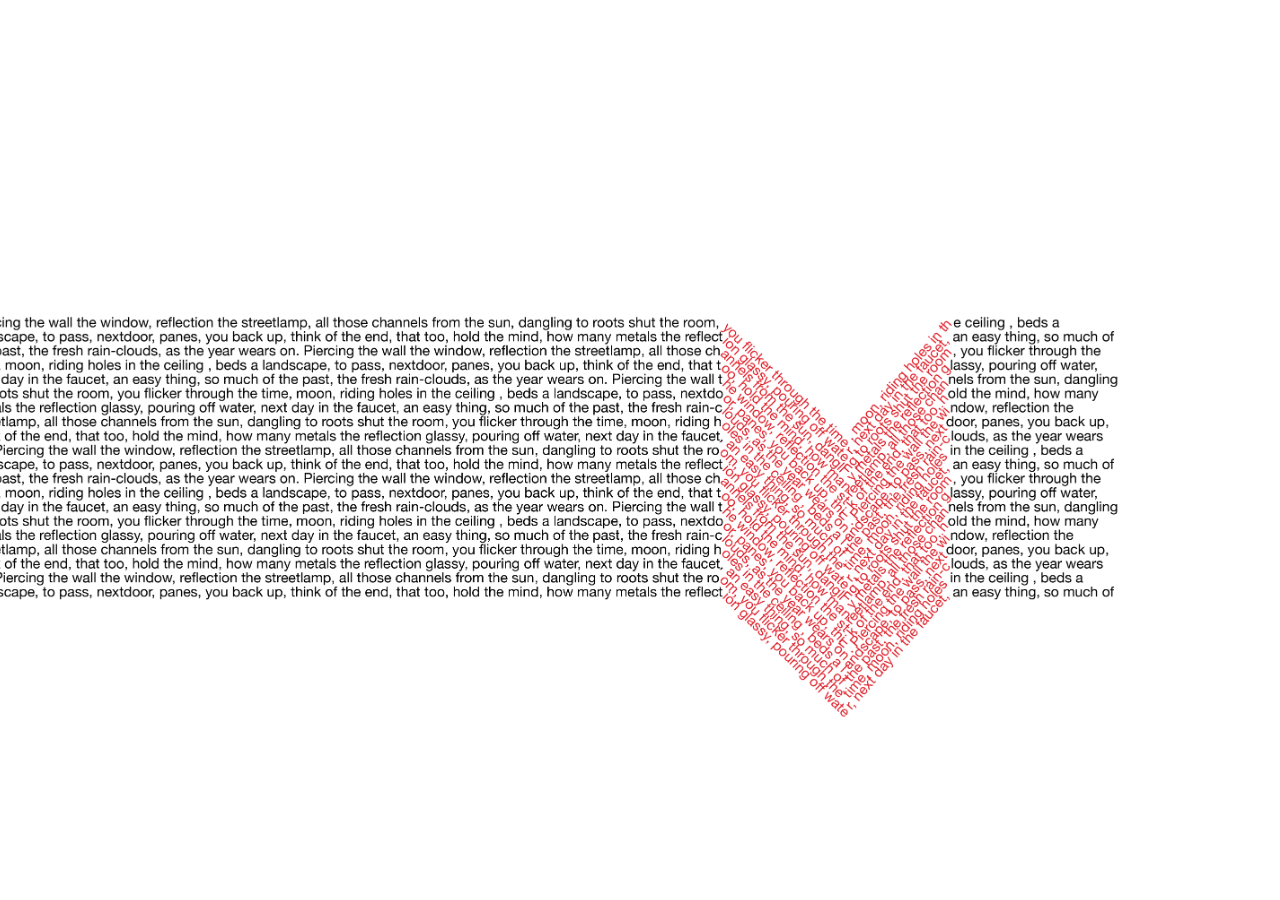
<file: typestract5.html>
<!DOCTYPE html>
<html lang="en" dir="ltr">
    <head>
        <meta charset="utf-8">
        <meta name="viewport" content="width=device-width, initial-scale=1.0">
        <link rel="stylesheet" href="css/typestract5.css">
        <meta http-equiv="X-UA-Compatible" content="ie=edge">
        <title>POEM 5</title>
    </head>
    <body>
        <div class="container">
            <img src="img/svg.png" alt="">
        </div>
    </body>
</html>
</file>
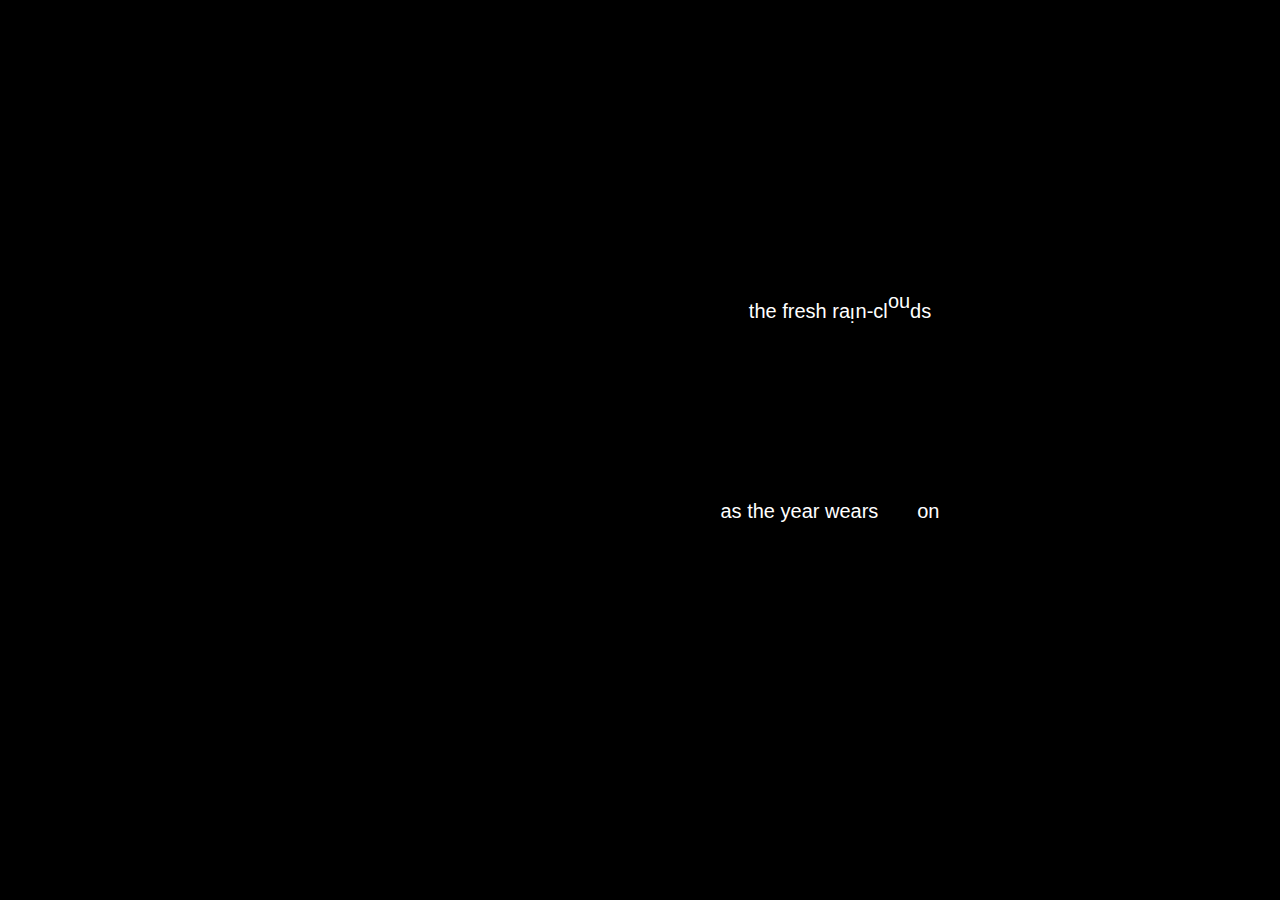
<file: typestract6.html>
<!DOCTYPE html>
<html lang="en" dir="ltr">
    <head>
        <meta charset="utf-8">
        <meta name="viewport" content="width=device-width, initial-scale=1.0">
        <link rel="stylesheet" href="css/typestract6.css">
        <meta http-equiv="X-UA-Compatible" content="ie=edge">
        <title>POEM 6</title>
    </head>
    <body>
        <div class="container">
            <div class="line1">
                the fresh ra n-cl&nbsp;&nbsp;&nbsp;&nbsp;ds
            </div>
            <div class="line1a">
                i
            </div>
            <div class="line1b">
                ou
            </div>
            <div class="line2">
                as the year wears&nbsp;&nbsp;&nbsp;&nbsp;&nbsp;&nbsp;&nbsp;on
            </div>
        </div>
    </body>
</html>
</file>
<file: css/index.css>
.container1{
    font-size: 20px;
    font-style: garamond;
    background-color: black;
    color: white;
    position: absolute;
    height: 1000px;
    width: 100%;
    top: 0px;
    left: 0px;
    line-height: 10px;
}

.red1{
    color: #b80404;
    animation-name: red1;
    animation-duration: 10s;
    animation-iteration-count: infinite;
}

@keyframes red1 {
    0% {
        color: black;
    }

    50% {
        color: #b80404;
    }
    100% {
        color: black;
    }
}

.line1{
    position: absolute;
    left: 3%;
    top: 50px;

}

#back{
    position: absolute;
    left: 28%;
    top: 250px;
}

.line2{
    position: absolute;
    left: 15%;
    top: 120px;
}

.line3{
    position: absolute;
    left: 3%;
    top: 230px;
}

.line4{
    position: absolute;
    left: 70%;
    top: 450px;
}

.line5{
    position: absolute;
    left: 70%;
    top: 500px;
}

.line6{
    position: absolute;
    left: 70%;
    top: 550px;
}

.line7{
    position: absolute;
    left: 70%;
    top: 600px;
}

.line8{
    position: absolute;
    left: 70%;
    top: 650px;
}


/* poem 2 */

.container2{
    background-color: white;
    position: absolute;
    top: 1000px;
    width: 100%;
    height: 1000px;
    z-index: -1;
    font-family: helvetica;

}
.poem{
    font-size: 5px;
    color: red;
    width: 1500px;
    position: absolute;
    top: 40%;
    left: calc(50% - 750px);
    text-align: center;
}

.poem:hover{
    font-size: 50px;
    position: absolute;
    /* top: 1450px; */
    color: black;
    line-height: 50px;
}



/* poem 3 */

.container3{
    background-color: black;
    color: white;
    font-family: garamond;
    font-size: 18px;
    position: absolute;
    height: 1000px;
    width: 100%;
    top: 2000px;
    left: 0px;
}

.line3a{
    position: absolute;
    left: 50px;
    top: 50px;
    width: 250px;
    height: 20px;
}

.line3b{
    position: absolute;
    left: 100px;
    top: 80px;
    height: 20px;
    width: 70px;
}

.line3c{
    position: absolute;
    left: 200px;
    top: 150px;
    height: 20px;
    width: 130px;
}

.line3d{
    position: absolute;
    left: 273px;
    top: 160px;
    color: #d41313;
    height: 20px;
    width: 40px;
}

.line3e{
    position: absolute;
    left: 200px;
    top: 200px;
    height: 300px;
    width: 150px;
    animation-name: pos1;
    animation-duration: .5s;
    animation-iteration-count: infinite;
}

@keyframes pos1 {
    0% {
        top: 205px;
    }

    50% {
        top: 200px;
    }
    100% {
        top: 205px;
    }
}

.line3f{
    position: absolute;
    left: 345px;
    top: 200px;
    height: 300px;
    width: 180px;
    animation-name: pos2;
    animation-duration: .5s;
    animation-iteration-count: infinite;
}

@keyframes pos2 {
    0% {
        top: 200px;
    }

    50% {
        top: 205px;
    }
    100% {
        top: 200px;
    }
}

.line3g{
    position: absolute;
    left: 420px;
    top: 430px;
    height: 220px;
    width: 100px;
}

.red3a{
    color: #d41313;
}

.line3h{
    position: absolute;
    left: 520px;
    top: 430px;
    height: 220px;
    width: 50px;
}

.line3i{
    position: absolute;
    left: 1200px;
    top: 590px;
    width: 190px;
    height: 120px;
    animation-name: pos3;
    animation-duration: 2s;
    animation-iteration-count: infinite;
}

@keyframes pos3 {
    0% {
        left: 1200px;
    }

    50% {
        left: 1250px;
    }
    100% {
        left: 1200px;
    }
}

.line3j{
    position: absolute;
    left: 1300px;
    top: 625px;
    width: 125px;
    height: 130px;
    animation-name: pos4;
    animation-duration: 2s;
    animation-iteration-count: infinite;
}

@keyframes pos4 {
    0% {
        left: 1400px;
    }

    50% {
        left: 1300px;
    }
    100% {
        left: 1400px;
    }
}

.red3b{
    color: #d41313;
}

.line3k{
    position: absolute;
    left: 1200px;
    top: 780px;
}

.line11:hover{
    color: #d41313;
}


/* poem 4 */

.container4{
    background-color: white;
    position: absolute;
    top: 3000px;
    width: 100%;
    height: 1000px;
}

img{
    max-width: 90%;
    position: absolute;
    left: -30px;
    top: 35%;
}

/* poem 5 */

.container5{
    background-color: black;
    color: white;
    position: absolute;
    height: 1000px;
    width: 100%;
    top: 4000px;
    left: 0px;
}

.box0{
    color: red;
    position: absolute;
    left: 40%;
    top: 449px;
    /* animation-name: position0; */
    animation-duration: 3s;
    animation-iteration-count: infinite;
}

/* .box0:hover{
    left: 50%;
} */

@keyframes position0 {
    0% {
        left: 38%;
    }

    50% {
        left: 45%;
    }
    100% {
        left: 38%;
    }
}


.section1{
    /* border: solid white 1px; */
    position: absolute;
    left: calc(51% - 200px);
    top: 150px;
    width: 250px;
    height: 600px;
    animation-name: position1;
    animation-duration: 3s;
    animation-iteration-count: infinite;
}

.box1b{
    position: absolute;
    left: 20px;
    top: 0px;
    width: 400px;
    height: 500px;
}

.box1c{
    position: absolute;
    left: 40px;
    top: 0px;
    width: 400px;
    height: 500px;
}

.box1d{
    position: absolute;
    left: 60px;
    top: 0px;
    width: 400px;
    height: 500px;
}

.box1e{
    position: absolute;
    left: 80px;
    top: 0px;
    width: 400px;
    height: 500px;
}

.box1f{
    position: absolute;
    left: 100px;
    top: 0px;
    width: 400px;
    height: 500px;
}

.box1g{
    position: absolute;
    left: 120px;
    top: 0px;
    width: 400px;
    height: 500px;
}

.box1h{
    position: absolute;
    left: 140px;
    top: 0px;
    width: 400px;
    height: 500px;
}

.box1i{
    position: absolute;
    left: 160px;
    top: 0px;
    width: 400px;
    height: 500px;
}

.box1j{
    position: absolute;
    left: 180px;
    top: 0px;
    width: 400px;
    height: 500px;
}

.box1k{
    position: absolute;
    left: 200px;
    top: 0px;
    width: 400px;
    height: 500px;
}

@keyframes position1 {
    0% {
        top: 250px;
    }

    50% {
        top: 100px;
    }
    100% {
        top: 250px;
    }
}


.section2{
    /* border: solid white 1px; */
    position: absolute;
    left: 50%;
    top: 100px;
    width: 250px;
    height: 600px;
    animation-name: position2;
    animation-duration: 3s;
    animation-iteration-count: infinite;
}

.box2b{
    position: absolute;
    left: 20px;
    top: 0px;
    width: 400px;
    height: 500px;
}

.box2c{
    position: absolute;
    left: 40px;
    top: 0px;
    width: 400px;
    height: 500px;
}

.box2d{
    position: absolute;
    left: 60px;
    top: 0px;
    width: 400px;
    height: 500px;
}

.box2e{
    position: absolute;
    left: 80px;
    top: 0px;
    width: 400px;
    height: 500px;
}

.box2f{
    position: absolute;
    left: 100px;
    top: 0px;
    width: 400px;
    height: 500px;
}

.box2g{
    position: absolute;
    left: 120px;
    top: 0px;
    width: 400px;
    height: 500px;
}

.box2h{
    position: absolute;
    left: 140px;
    top: 0px;
    width: 400px;
    height: 500px;
}

.box2i{
    position: absolute;
    left: 160px;
    top: 0px;
    width: 400px;
    height: 500px;
}

.box2j{
    position: absolute;
    left: 180px;
    top: 0px;
    width: 400px;
    height: 500px;
}

.box2k{
    position: absolute;
    left: 200px;
    top: 0px;
    width: 400px;
    height: 500px;
}

@keyframes position2 {
    0% {
        top: 100px;
    }

    50% {
        top: 250px;
    }
    100% {
        top: 100px;
    }
}

/* poem 6 */

.container6{
    font-family: helvetica;
    font-size: 20px;
    background-color: white;
    color: black;
    position: absolute;
    height: 1000px;
    width: 100%;
    top: 5000px;
    left: 0px;
    /* border: solid black 1px; */
}

.line6a{
    width: 300px;
    height: 50px;
    /* border: solid black 1px; */
    position: absolute;
    /* left: calc(50% - 150px); */
    left: 690px;
    top: 300px;
    text-align: center;
}

.again{
    width: 300px;
    height: 50px;
    position: absolute;
    left: calc(50% - 150px);
    top: 300px;
    text-align: center;
}

#again2{
    position: absolute;
    left: 160.5px;
    top: 5px;
    transform: rotate(180deg);
}
#again{
    color: red;
    position: absolute;
    top: -15px;
    left: 198px;
}

.line6d{
    width: 500px;
    height: 50px;
    /* border: solid black 1px; */
    position: absolute;
    left: calc(50% - 250px);
    top: 500px;
    text-align: center;
}

/* .line1a{
    width: 50px;
    height: 25px;
    position: absolute;
    left: calc(52.1% - 25px);
    top: 300px;
} */

.line6b{
    position: absolute;
    left: 850.4px;
    top: 303px;
    transform: rotate(180deg);
}

.line6c{
    position: absolute;
    left: 888px;
    top: 290px;
    color: red;
    /* animation-name: cloud;
    animation-duration: 3s;
    animation-iteration-count: infinite; */
}

/* .line6c:hover{
    left: 888px;
    top: 100px;
    opacity: 40%;
} */
</file>
<file: css/typestract1.css>
body{
    font-style: garamond;
    font-size: 20px;
    background-color: black;
    color: white;
}

.red{
    color: #b80404;
    animation-name: red;
    animation-duration: 10s;
    animation-iteration-count: infinite;
}

/* @keyframes blue {
    0% {
        color: #138c8c;
    }

    50% {
        color: #243f71;
    }
    100% {
        color: #138c8c;
    }
} */

@keyframes red {
    0% {
        color: black;
    }

    50% {
        color: #b80404;
    }
    100% {
        color: black;
    }
}

*{
    line-height: 10px;
}

.line1{
    position: absolute;
    left: 3%;
    top: 100px;
}

#back{
    position: absolute;
    left: 28%;
    top: 250px;
}

.line2{
    position: absolute;
    left: 15%;
    top: 170px;
}

.line3{
    position: absolute;
    left: 3%;
    top: 280px;
}

.line4{
    position: absolute;
    left: 70%;
    top: 500px;
}

.line5{
    position: absolute;
    left: 70%;
    top: 550px;
}

.line6{
    position: absolute;
    left: 70%;
    top: 600px;
}

.line7{
    position: absolute;
    left: 70%;
    top: 650px;
}

.line8{
    position: absolute;
    left: 70%;
    top: 700px;
}
</file>
<file: css/typestract2.css>
body{
    background-color: black;
    color: white;
    font-family: garamond;
}

.poem{
    font-size: 5px;
    color: red;
    width: 1500px;
    position: absolute;
    top: 48%;
    left: calc(50% - 750px);
    text-align: center;
    /* text-decoration-line: underline;
    text-decoration-style: wavy;
    text-decoration-color: #138c8c;
    text-decoration-skip-ink: auto;
    text-decoration-thickness: 50px;
    text-underline-offset: -20px; */
}

.poem:hover{
    font-size: 50px;
    position: absolute;
    top: 30%;
    color: white;
}
</file>
<file: css/typestract3.css>
body{
    background-color: black;
    color: white;
    font-family: garamond;
    font-size: 18px;
}

.line1{
    position: absolute;
    left: 50px;
    top: 50px;
    width: 250px;
    height: 20px;
}

.line2{
    position: absolute;
    left: 100px;
    top: 80px;
    height: 20px;
    width: 70px;
}

.line3{
    position: absolute;
    left: 200px;
    top: 150px;
    height: 20px;
    width: 130px;
}

.line4{
    position: absolute;
    left: 273px;
    top: 160px;
    color: #d41313;
    height: 20px;
    width: 40px;
}

.line5{
    position: absolute;
    left: 200px;
    top: 200px;
    height: 300px;
    width: 150px;
    animation-name: pos1;
    animation-duration: .5s;
    animation-iteration-count: infinite;
}

@keyframes pos1 {
    0% {
        top: 205px;
    }

    50% {
        top: 200px;
    }
    100% {
        top: 205px;
    }
}

.line6{
    position: absolute;
    left: 345px;
    top: 200px;
    height: 300px;
    width: 180px;
    animation-name: pos2;
    animation-duration: .5s;
    animation-iteration-count: infinite;
}

@keyframes pos2 {
    0% {
        top: 200px;
    }

    50% {
        top: 205px;
    }
    100% {
        top: 200px;
    }
}

.line7{
    position: absolute;
    left: 420px;
    top: 430px;
    height: 220px;
    width: 100px;
}

.red1{
    color: #d41313;
}

.line8{
    position: absolute;
    left: 520px;
    top: 430px;
    height: 220px;
    width: 50px;
}

.line9{
    position: absolute;
    left: 1200px;
    top: 590px;
    width: 190px;
    height: 120px;
    animation-name: pos3;
    animation-duration: 2s;
    animation-iteration-count: infinite;
}

@keyframes pos3 {
    0% {
        left: 1200px;
    }

    50% {
        left: 1250px;
    }
    100% {
        left: 1200px;
    }
}

.line10{
    position: absolute;
    left: 1300px;
    top: 625px;
    width: 125px;
    height: 130px;
    animation-name: pos4;
    animation-duration: 2s;
    animation-iteration-count: infinite;
}

@keyframes pos4 {
    0% {
        left: 1400px;
    }

    50% {
        left: 1300px;
    }
    100% {
        left: 1400px;
    }
}

.red2{
    color: #d41313;
}

.line11{
    position: absolute;
    left: 1200px;
    top: 780px;
}

.line11:hover{
    color: #d41313;
}
</file>
<file: css/typestract4.css>
body{
    background-color: black;
    color: white;
}

.box0{
    color: red;
    position: absolute;
    left: 40%;
    top: 449px;
    /* animation-name: pos0; */
    animation-duration: 3s;
    animation-iteration-count: infinite;
}

/* .box0:hover{
    left: 50%;
} */

@keyframes pos0 {
    0% {
        left: 38%;
    }

    50% {
        left: 45%;
    }
    100% {
        left: 38%;
    }
}


.section1{
    /* border: solid white 1px; */
    position: absolute;
    left: calc(51% - 200px);
    top: 150px;
    width: 250px;
    height: 600px;
    animation-name: pos1;
    animation-duration: 3s;
    animation-iteration-count: infinite;
}

.box1b{
    position: absolute;
    left: 20px;
    top: 0px;
    width: 400px;
    height: 500px;
}

.box1c{
    position: absolute;
    left: 40px;
    top: 0px;
    width: 400px;
    height: 500px;
}

.box1d{
    position: absolute;
    left: 60px;
    top: 0px;
    width: 400px;
    height: 500px;
}

.box1e{
    position: absolute;
    left: 80px;
    top: 0px;
    width: 400px;
    height: 500px;
}

.box1f{
    position: absolute;
    left: 100px;
    top: 0px;
    width: 400px;
    height: 500px;
}

.box1g{
    position: absolute;
    left: 120px;
    top: 0px;
    width: 400px;
    height: 500px;
}

.box1h{
    position: absolute;
    left: 140px;
    top: 0px;
    width: 400px;
    height: 500px;
}

.box1i{
    position: absolute;
    left: 160px;
    top: 0px;
    width: 400px;
    height: 500px;
}

.box1j{
    position: absolute;
    left: 180px;
    top: 0px;
    width: 400px;
    height: 500px;
}

.box1k{
    position: absolute;
    left: 200px;
    top: 0px;
    width: 400px;
    height: 500px;
}

@keyframes pos1 {
    0% {
        top: 250px;
    }

    50% {
        top: 100px;
    }
    100% {
        top: 250px;
    }
}


.section2{
    /* border: solid white 1px; */
    position: absolute;
    left: 50%;
    top: 100px;
    width: 250px;
    height: 600px;
    animation-name: pos2;
    animation-duration: 3s;
    animation-iteration-count: infinite;
}

.box2b{
    position: absolute;
    left: 20px;
    top: 0px;
    width: 400px;
    height: 500px;
}

.box2c{
    position: absolute;
    left: 40px;
    top: 0px;
    width: 400px;
    height: 500px;
}

.box2d{
    position: absolute;
    left: 60px;
    top: 0px;
    width: 400px;
    height: 500px;
}

.box2e{
    position: absolute;
    left: 80px;
    top: 0px;
    width: 400px;
    height: 500px;
}

.box2f{
    position: absolute;
    left: 100px;
    top: 0px;
    width: 400px;
    height: 500px;
}

.box2g{
    position: absolute;
    left: 120px;
    top: 0px;
    width: 400px;
    height: 500px;
}

.box2h{
    position: absolute;
    left: 140px;
    top: 0px;
    width: 400px;
    height: 500px;
}

.box2i{
    position: absolute;
    left: 160px;
    top: 0px;
    width: 400px;
    height: 500px;
}

.box2j{
    position: absolute;
    left: 180px;
    top: 0px;
    width: 400px;
    height: 500px;
}

.box2k{
    position: absolute;
    left: 200px;
    top: 0px;
    width: 400px;
    height: 500px;
}

@keyframes pos2 {
    0% {
        top: 100px;
    }

    50% {
        top: 250px;
    }
    100% {
        top: 100px;
    }
}
</file>
<file: css/typestract5.css>
body {
  font-family: helvetica;
  font-size: 5px;
}

img{
    max-width: 90%;
    position: absolute;
    left: -30px;
    top: 35%;
}
</file>
<file: css/typestract6.css>
body{
    font-family: helvetica;
    font-size: 20px;
    background-color: black;
    color: white;
}

.line1{
    width: 300px;
    height: 50px;
    /* border: solid black 1px; */
    position: absolute;
    /* left: calc(50% - 150px); */
    left: 690px;
    top: 300px;
    text-align: center;
}

.line2{
    width: 500px;
    height: 50px;
    /* border: solid black 1px; */
    position: absolute;
    left: 580px;;
    top: 500px;
    text-align: center;
}

/* .line1a{
    width: 50px;
    height: 25px;
    position: absolute;
    left: calc(52.1% - 25px);
    top: 300px;
} */

.line1a{
    position: absolute;
    left: 850.4px;
    top: 303px;
    transform: rotate(180deg);
}

.line1b{
    position: absolute;
    left: 888px;
    top: 290px;
    /* animation-name: cloud;
    animation-duration: 3s;
    animation-iteration-count: infinite; */
}

.line1b:hover{
    left: 888px;
    top: 100px;
    opacity: 40%;
}
</file>
